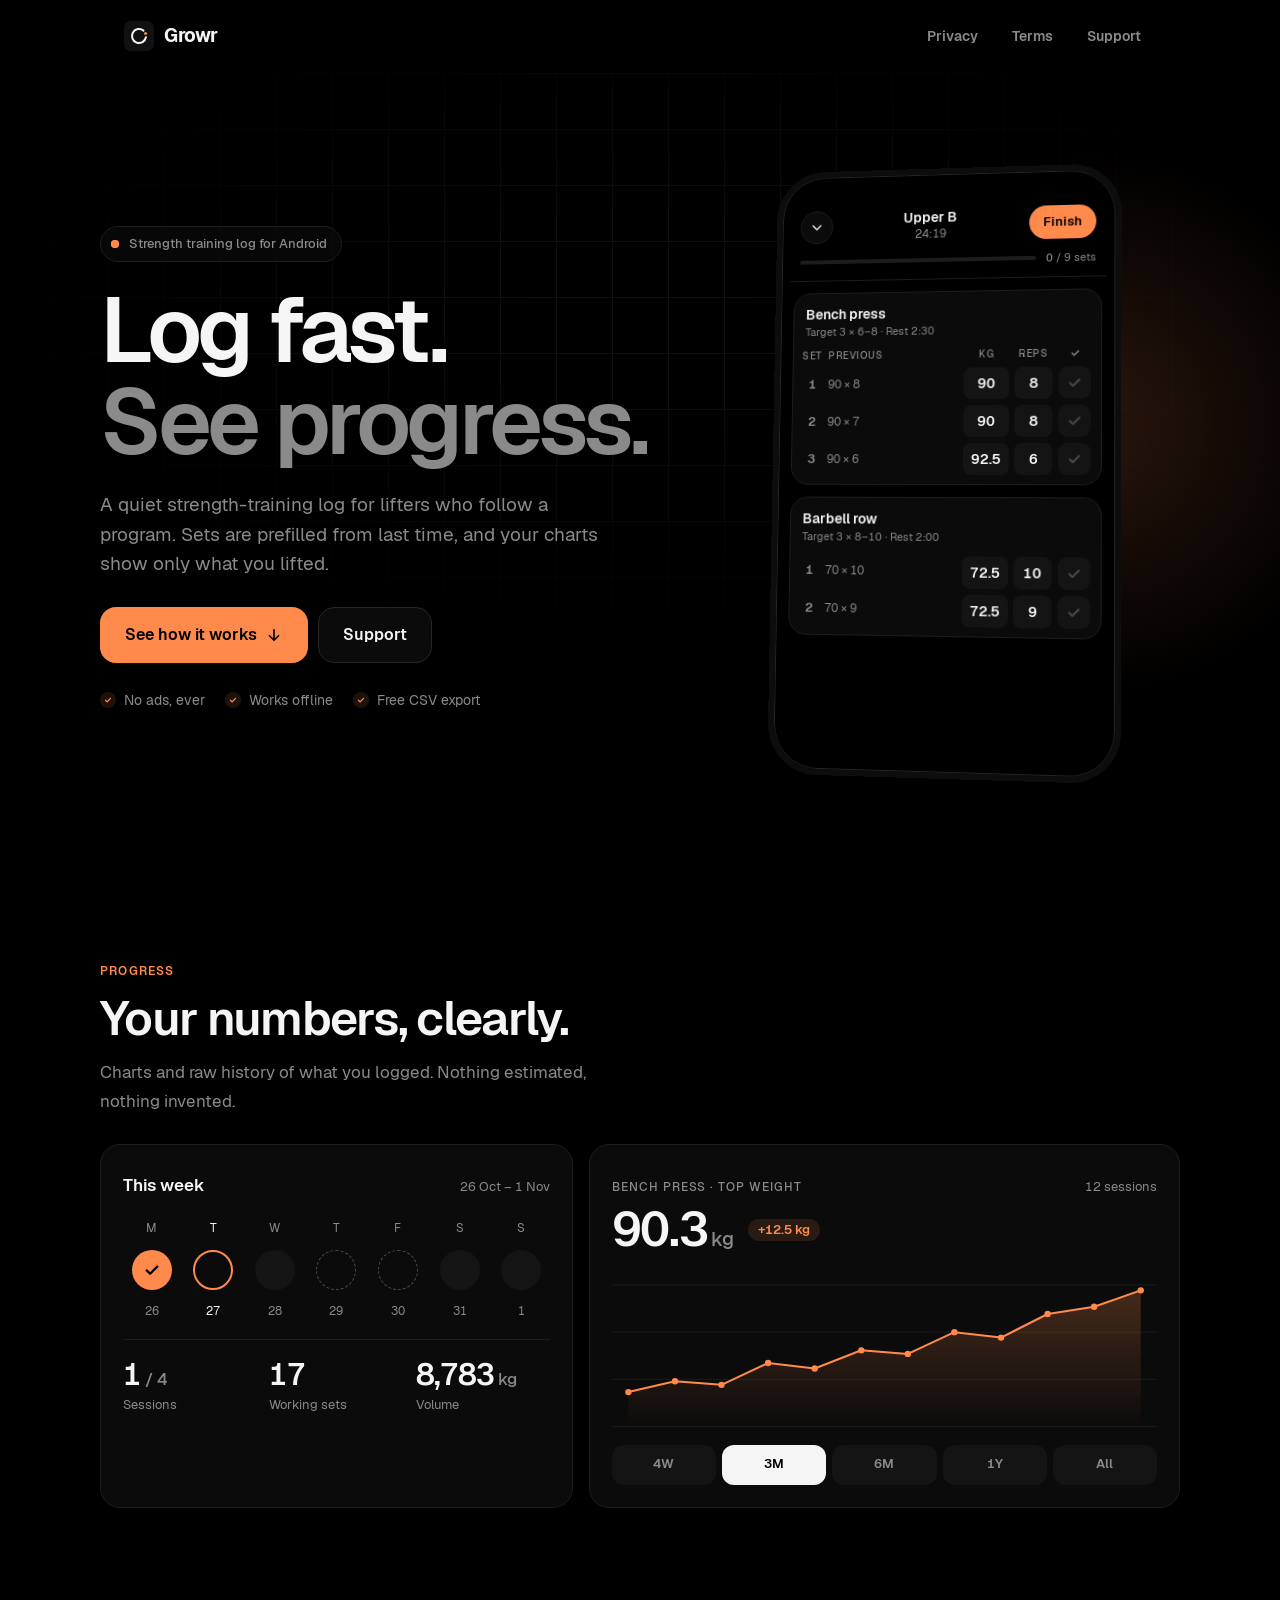
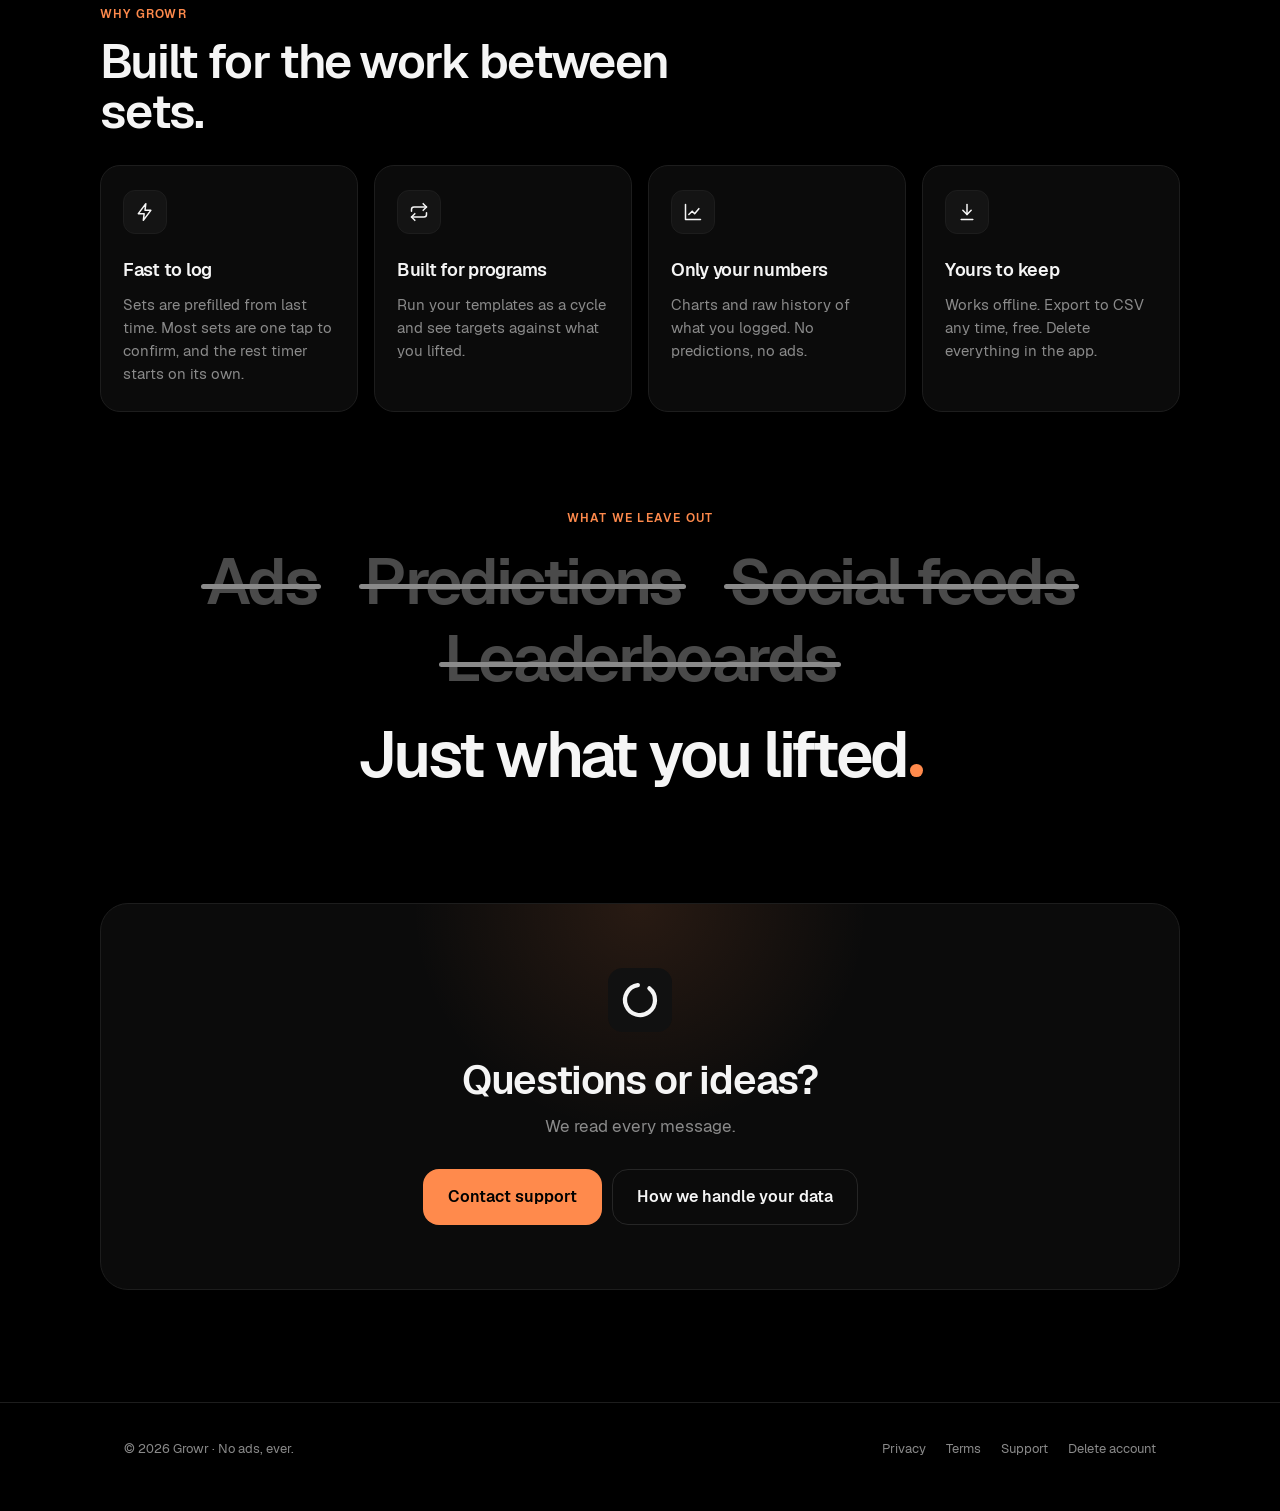
<file: index.html>
<!DOCTYPE html>
<html lang="en">
<head>
<meta charset="UTF-8">
<meta name="viewport" content="width=device-width, initial-scale=1">
<title>Growr - Strength training logger</title>
<meta name="description" content="Growr is a minimalist strength-training logger with progress charts and raw history. No ads, ever.">
<meta name="theme-color" content="#000000">
<link rel="icon" href="favicon.svg" type="image/svg+xml">
<link rel="preload" href="fonts/Geist-Regular.woff" as="font" type="font/woff" crossorigin>
<link rel="preload" href="fonts/Geist-SemiBold.woff" as="font" type="font/woff" crossorigin>
<link rel="stylesheet" href="style.css?v=4">
<script>document.documentElement.classList.add('js')</script>
</head>
<body class="is-home">
<a class="skip" href="#content">Skip to content</a>
<header class="site"><div class="bar">
<a class="brand" href="index.html" aria-label="Growr home"><svg viewBox="0 0 512 512" aria-hidden="true" data-logo-motion="intro"><rect width="512" height="512" rx="116" fill="#111111"/><path d="M333.1 164.1 A 120 120 0 1 0 374.2 276.8" fill="none" stroke="#F5F5F5" stroke-width="34" stroke-linecap="round"/><circle cx="368.8" cy="215" r="26" fill="#FF8A4C"/></svg>Growr</a>
<nav aria-label="Main"><a href="privacy.html">Privacy</a><a href="terms.html">Terms</a><a href="support.html">Support</a></nav>
</div></header>
<main id="content">

<div class="hero-wrap">
<div class="hero-bg" aria-hidden="true"><div class="grid-lines"></div><div class="glow"></div></div>
<div class="home hero">
<section class="hero-copy">
<p class="eyebrow" data-reveal><span class="pulse" aria-hidden="true"></span>Strength training log for Android</p>
<h1 class="split" aria-label="Log fast. See progress."><span class="w" aria-hidden="true">Log</span> <span class="w" aria-hidden="true">fast.</span><br><span class="w dim" aria-hidden="true">See</span> <span class="w dim" aria-hidden="true">progress.</span></h1>
<p class="lead" data-reveal style="--d:.45s">A quiet strength-training log for lifters who follow a program. Sets are prefilled from last time, and your charts show only what you lifted.</p>
<div class="actions" data-reveal style="--d:.55s"><a class="btn" href="#numbers">See how it works<svg viewBox="0 0 24 24" aria-hidden="true"><path d="M12 5v14M6 13l6 6 6-6"/></svg></a><a class="btn secondary" href="support.html">Support</a></div>
<ul class="trust" data-reveal style="--d:.65s">
<li>No ads, ever</li><li>Works offline</li><li>Free CSV export</li>
</ul>
</section>

<div class="phone-stage" data-reveal style="--d:.3s" aria-label="Example: logging a workout in Growr" role="img">
<div class="phone" aria-hidden="true">
<div class="ph-head">
<div class="ph-top"><span class="ph-round"><svg viewBox="0 0 24 24"><path d="M6 9l6 6 6-6"/></svg></span><div class="ph-title"><b>Upper B</b><span id="ph-elapsed">24:18</span></div><span class="ph-finish">Finish</span></div>
<div class="ph-progress"><div class="bar"><i id="ph-bar"></i></div><span><b id="ph-done">3</b> / 9 sets</span></div>
</div>
<div class="ph-body">
<div class="ph-card">
<div class="ph-ex"><b>Bench press</b><span>Target 3 &times; 6&ndash;8 &middot; Rest 2:30</span></div>
<div class="ph-row ph-labels"><span>Set</span><span>Previous</span><span>kg</span><span>Reps</span><span class="c"><svg viewBox="0 0 24 24"><path d="m5 12.5 4.5 4.5L19 7.5"/></svg></span></div>
<div class="ph-row set"><span class="n">1</span><span class="prev">90 &times; 8</span><span class="f">90</span><span class="f">8</span><span class="chk"><svg viewBox="0 0 24 24"><path d="m5 12.5 4.5 4.5L19 7.5"/></svg></span></div>
<div class="ph-row set"><span class="n">2</span><span class="prev">90 &times; 7</span><span class="f">90</span><span class="f">8</span><span class="chk"><svg viewBox="0 0 24 24"><path d="m5 12.5 4.5 4.5L19 7.5"/></svg></span></div>
<div class="ph-row set"><span class="n">3</span><span class="prev">90 &times; 6</span><span class="f">92.5</span><span class="f">6</span><span class="chk"><svg viewBox="0 0 24 24"><path d="m5 12.5 4.5 4.5L19 7.5"/></svg></span></div>
</div>
<div class="ph-card">
<div class="ph-ex"><b>Barbell row</b><span>Target 3 &times; 8&ndash;10 &middot; Rest 2:00</span></div>
<div class="ph-row set"><span class="n">1</span><span class="prev">70 &times; 10</span><span class="f">72.5</span><span class="f">10</span><span class="chk"><svg viewBox="0 0 24 24"><path d="m5 12.5 4.5 4.5L19 7.5"/></svg></span></div>
<div class="ph-row set"><span class="n">2</span><span class="prev">70 &times; 9</span><span class="f">72.5</span><span class="f">9</span><span class="chk"><svg viewBox="0 0 24 24"><path d="m5 12.5 4.5 4.5L19 7.5"/></svg></span></div>
</div>
</div>
<div class="ph-toast" id="ph-toast"><span class="star"><svg viewBox="0 0 24 24"><path d="M12 3.5l2.6 5.3 5.9.9-4.3 4.1 1 5.8-5.2-2.7-5.2 2.7 1-5.8L3.5 9.7l5.9-.9z"/></svg></span><span><b>New PR</b><small>Bench press &middot; 92.5 kg &times; 6</small></span></div>
<div class="ph-rest" id="ph-rest">
<div class="ph-rest-line"><i id="ph-rest-line"></i></div>
<div class="ph-rest-row"><span class="pill">&minus;15</span><span class="time"><small>Rest</small><b id="ph-rest-time">2:30</b></span><span class="pill">+15</span></div>
</div>
</div>
</div>
</div>
</div>

<div class="home">

<section class="block" id="numbers" aria-labelledby="numbers-h">
<div class="block-head" data-reveal>
<p class="kicker">Progress</p>
<h2 id="numbers-h">Your numbers, clearly.</h2>
<p class="sub">Charts and raw history of what you logged. Nothing estimated, nothing invented.</p>
</div>
<div class="showcase">
<div class="card tilt" data-reveal aria-label="Example: this week">
<div class="card-head"><span class="card-title">This week</span><span class="meta">26 Oct &ndash; 1 Nov</span></div>
<div class="week" aria-hidden="true"><span>M</span><span class="is-today">T</span><span>W</span><span>T</span><span>F</span><span>S</span><span>S</span><i class="dot done"><svg viewBox="0 0 24 24" fill="none" stroke="#000" stroke-width="3" stroke-linecap="round" stroke-linejoin="round" aria-hidden="true"><path d="m5 12.5 4.5 4.5L19 7.5"/></svg></i><i class="dot today"></i><i class="dot"></i><i class="dot plan"></i><i class="dot plan"></i><i class="dot"></i><i class="dot"></i><span>26</span><span class="is-today">27</span><span>28</span><span>29</span><span>30</span><span>31</span><span>1</span></div>
<div class="stats">
<div><div class="num"><span data-count="1">1</span><small> / 4</small></div><div class="meta">Sessions</div></div>
<div><div class="num"><span data-count="17">17</span></div><div class="meta">Working sets</div></div>
<div><div class="num"><span data-count="9000">9,000</span><small> kg</small></div><div class="meta">Volume</div></div>
</div>
</div>
<div class="card tilt chart-card" data-reveal style="--d:.1s" aria-label="Example: progress chart">
<div class="card-head"><span class="label">Bench press &middot; top weight</span><span class="meta">12 sessions</span></div>
<div class="big"><span data-count="92.5" data-decimals="1">92.5</span><small> kg</small><span class="delta">+12.5 kg</span></div>
<svg class="chart" viewBox="0 0 600 170" role="img" aria-label="Example chart: bench press top weight rising over twelve sessions"><defs><linearGradient id="g" x1="0" y1="0" x2="0" y2="1"><stop offset="0" stop-color="#FF8A4C" stop-opacity=".24"/><stop offset="1" stop-color="#FF8A4C" stop-opacity="0"/></linearGradient></defs><g class="gridl"><line x1="0" x2="600" y1="12" y2="12"/><line x1="0" x2="600" y1="64" y2="64"/><line x1="0" x2="600" y1="116" y2="116"/><line x1="0" x2="600" y1="168" y2="168"/></g><path class="area" d="M18.0,130 L69.3,118 L120.5,122 L171.8,98 L223.1,104 L274.4,84 L325.6,88 L376.9,64 L428.2,70 L479.5,44 L530.7,36 L582.0,18 L582.0,170 L18.0,170 Z" fill="url(#g)"/><polyline class="line" pathLength="1" points="18.0,130 69.3,118 120.5,122 171.8,98 223.1,104 274.4,84 325.6,88 376.9,64 428.2,70 479.5,44 530.7,36 582.0,18" fill="none" stroke="#FF8A4C" stroke-width="2.25" stroke-linejoin="round" stroke-linecap="round"/><g class="pts" fill="#FF8A4C"><circle cx="18.0" cy="130" r="3.5" style="--i:0"/><circle cx="69.3" cy="118" r="3.5" style="--i:1"/><circle cx="120.5" cy="122" r="3.5" style="--i:2"/><circle cx="171.8" cy="98" r="3.5" style="--i:3"/><circle cx="223.1" cy="104" r="3.5" style="--i:4"/><circle cx="274.4" cy="84" r="3.5" style="--i:5"/><circle cx="325.6" cy="88" r="3.5" style="--i:6"/><circle cx="376.9" cy="64" r="3.5" style="--i:7"/><circle cx="428.2" cy="70" r="3.5" style="--i:8"/><circle cx="479.5" cy="44" r="3.5" style="--i:9"/><circle cx="530.7" cy="36" r="3.5" style="--i:10"/><circle cx="582.0" cy="18" r="3.5" style="--i:11"/></g><circle class="pr-ring" cx="582.0" cy="18" r="7" fill="#FF8A4C" fill-opacity=".25"/></svg>
<div class="pills" aria-hidden="true"><span>4W</span><span class="on">3M</span><span>6M</span><span>1Y</span><span>All</span></div>
</div>
</div>
</section>

<section class="block" aria-labelledby="why">
<div class="block-head" data-reveal>
<p class="kicker">Why Growr</p>
<h2 id="why">Built for the work between sets.</h2>
</div>
<div class="bento">
<article class="feature spot" data-reveal><span class="tile"><svg viewBox="0 0 24 24" aria-hidden="true"><path d="M13 2 4 14h7l-1 8 9-12h-7z"/></svg></span><h3>Fast to log</h3><p>Sets are prefilled from last time. Most sets are one tap to confirm, and the rest timer starts on its own.</p></article>
<article class="feature spot" data-reveal style="--d:.08s"><span class="tile"><svg viewBox="0 0 24 24" aria-hidden="true"><path d="M17 2l4 4-4 4"/><path d="M3 11V9a3 3 0 0 1 3-3h15"/><path d="M7 22l-4-4 4-4"/><path d="M21 13v2a3 3 0 0 1-3 3H3"/></svg></span><h3>Built for programs</h3><p>Run your templates as a cycle and see targets against what you lifted.</p></article>
<article class="feature spot" data-reveal style="--d:.16s"><span class="tile"><svg viewBox="0 0 24 24" aria-hidden="true"><path d="M3 3v18h18"/><path d="m7 15 4-4 3 3 5-6"/></svg></span><h3>Only your numbers</h3><p>Charts and raw history of what you logged. No predictions, no ads.</p></article>
<article class="feature spot" data-reveal style="--d:.24s"><span class="tile"><svg viewBox="0 0 24 24" aria-hidden="true"><path d="M12 3v12"/><path d="m7 10 5 5 5-5"/><path d="M5 21h14"/></svg></span><h3>Yours to keep</h3><p>Works offline. Export to CSV any time, free. Delete everything in the app.</p></article>
</div>
</section>

<section class="block manifesto" aria-label="What Growr leaves out">
<p class="kicker" data-reveal>What we leave out</p>
<ul class="strike">
<li data-reveal><span>Ads</span></li>
<li data-reveal style="--d:.08s"><span>Predictions</span></li>
<li data-reveal style="--d:.16s"><span>Social feeds</span></li>
<li data-reveal style="--d:.24s"><span>Leaderboards</span></li>
</ul>
<p class="keep" data-reveal style="--d:.3s">Just what you lifted</p>
</section>

<section class="cta" data-reveal aria-labelledby="cta-h">
<svg class="cta-mark" viewBox="0 0 512 512" aria-hidden="true" data-logo-motion="view"><rect width="512" height="512" rx="116" fill="#111111"/><path d="M333.1 164.1 A 120 120 0 1 0 374.2 276.8" fill="none" stroke="#F5F5F5" stroke-width="34" stroke-linecap="round"/><circle cx="368.8" cy="215" r="26" fill="#FF8A4C"/></svg>
<h2 id="cta-h">Questions or ideas?</h2>
<p>We read every message.</p>
<div class="actions"><a class="btn" href="support.html">Contact support</a><a class="btn secondary" href="privacy.html">How we handle your data</a></div>
</section>

</div>
</main>
<footer class="site"><div class="bar">
<span>&copy; 2026 Growr &middot; No ads, ever.</span>
<nav aria-label="Footer"><a href="privacy.html">Privacy</a><a href="terms.html">Terms</a><a href="support.html">Support</a><a href="delete-account.html">Delete account</a></nav>
</div></footer>
<script src="logo-motion.js" defer></script>
<script src="home.js" defer></script>
</body>
</html>
</file>
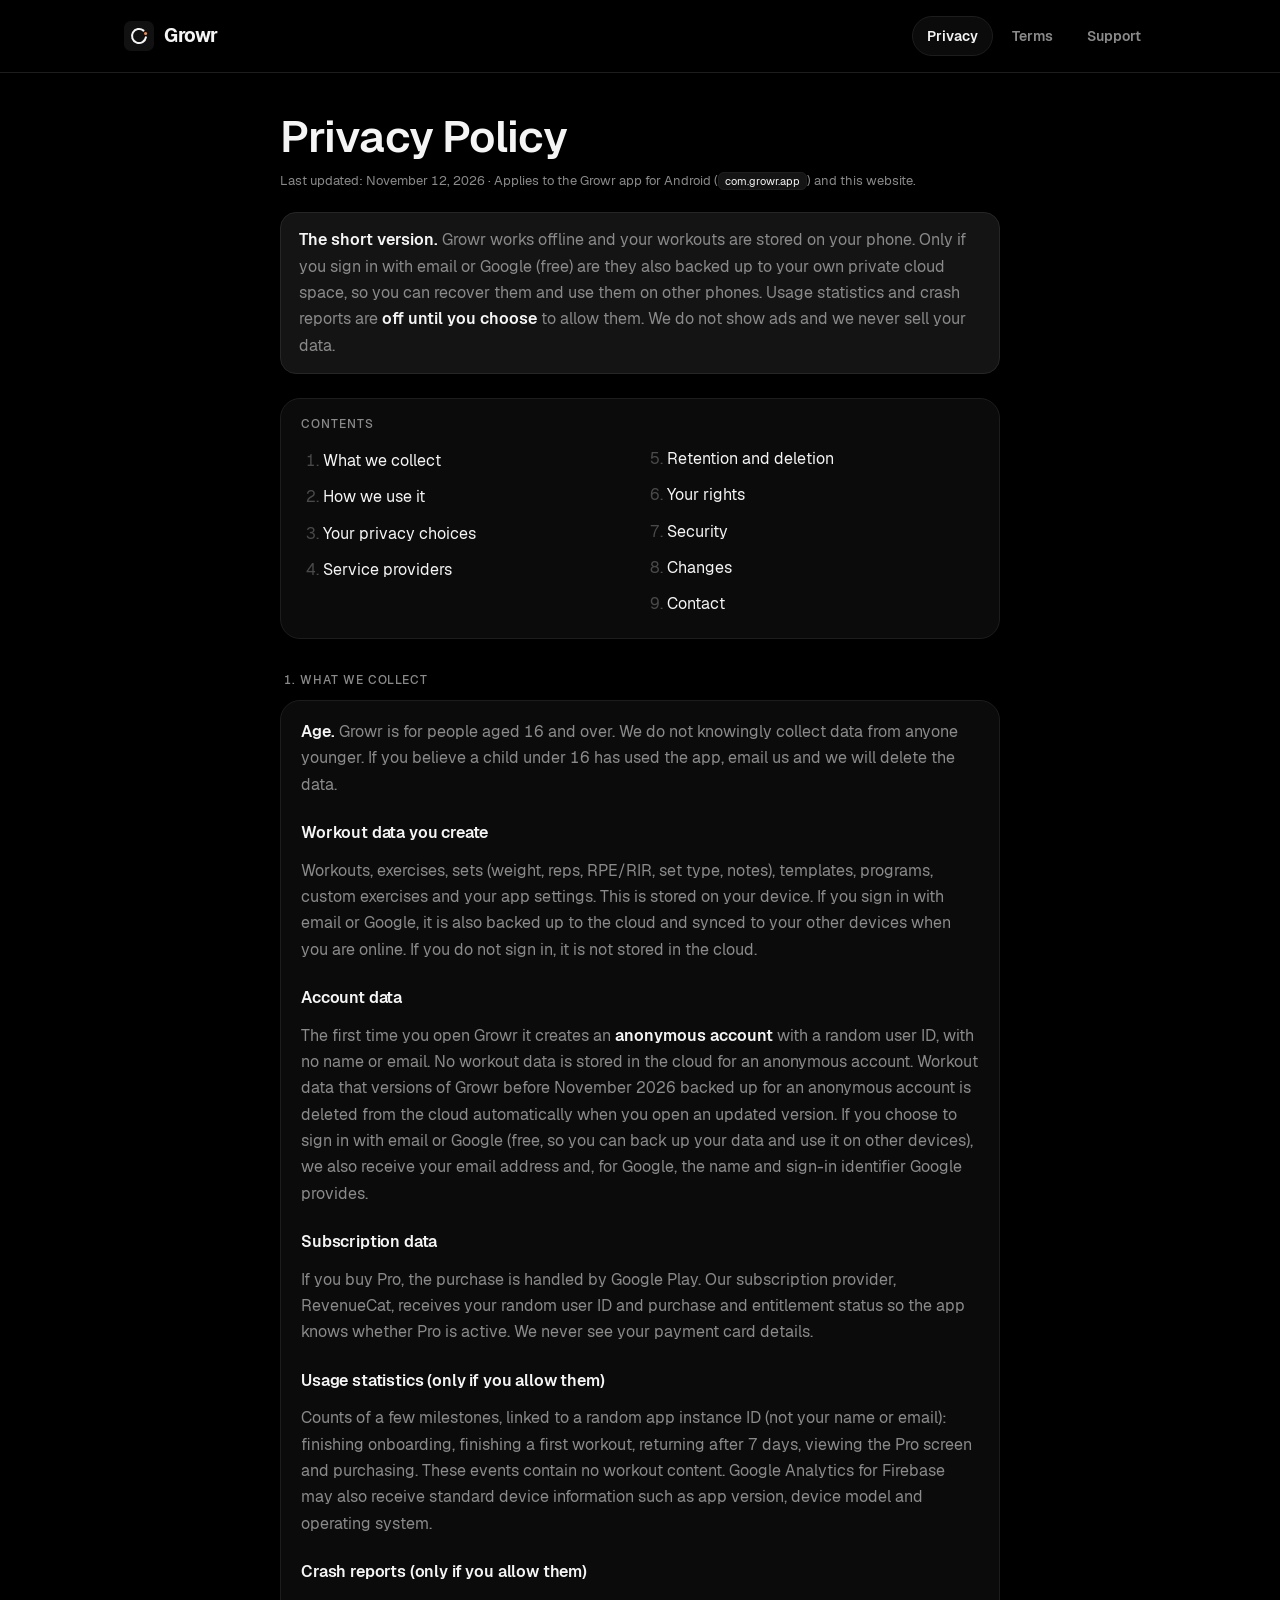
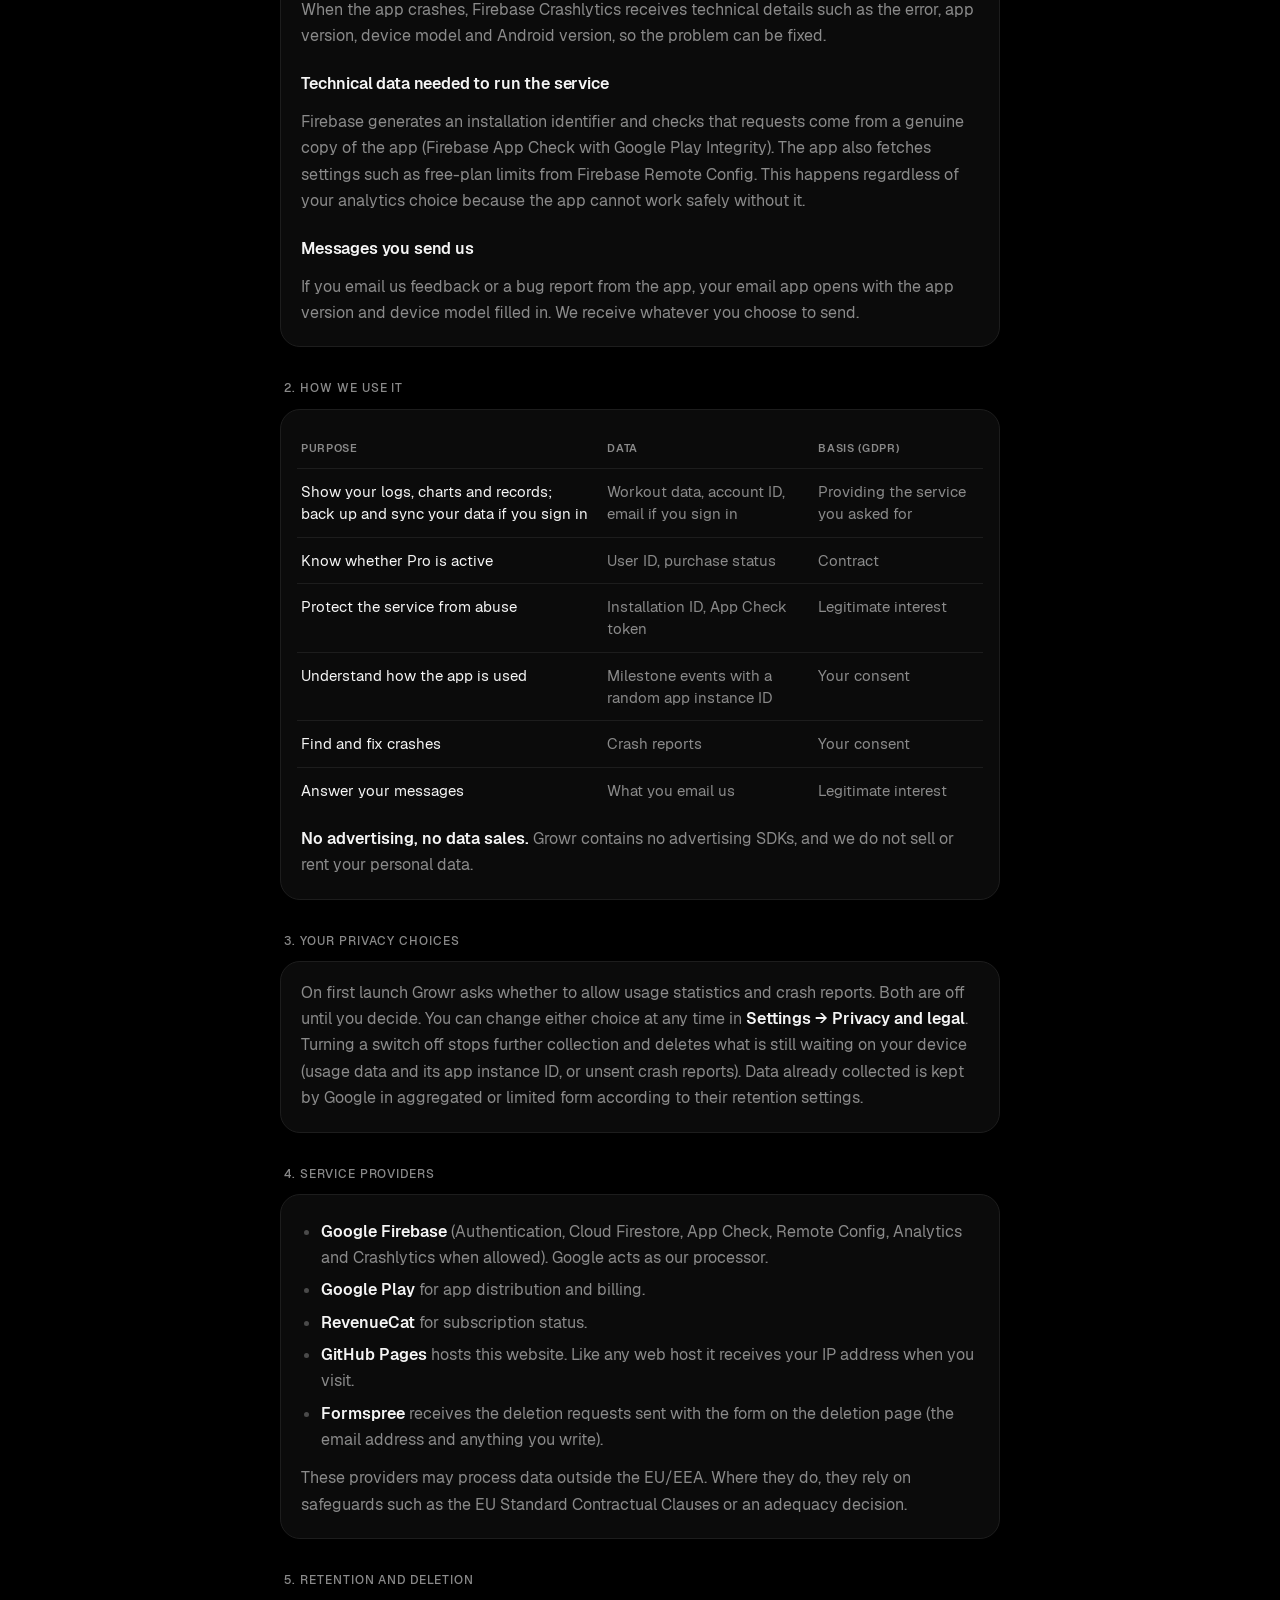
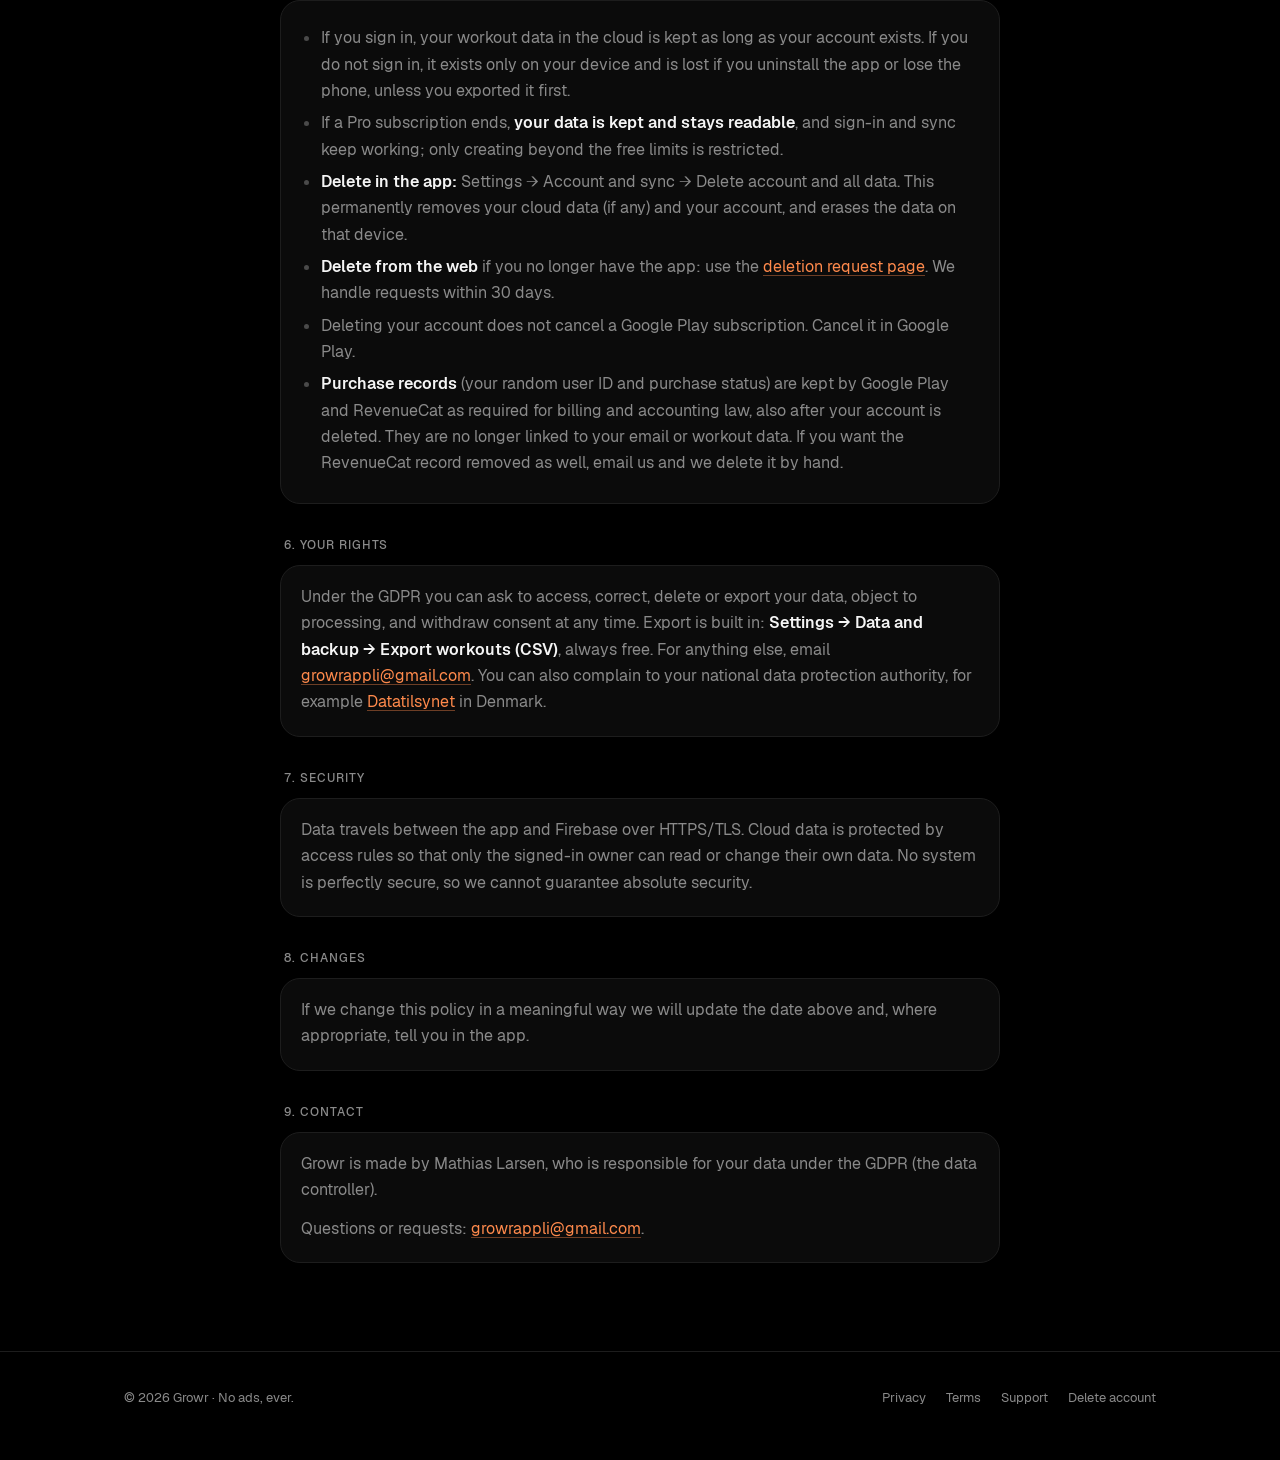
<file: privacy.html>
<!DOCTYPE html>
<html lang="en">
<head>
<meta charset="UTF-8">
<meta name="viewport" content="width=device-width, initial-scale=1">
<title>Privacy Policy - Growr</title>
<meta name="description" content="How Growr handles your workout data, account and optional analytics.">
<meta name="theme-color" content="#000000">
<link rel="icon" href="favicon.svg" type="image/svg+xml">
<link rel="preload" href="fonts/Geist-Regular.woff" as="font" type="font/woff" crossorigin>
<link rel="preload" href="fonts/Geist-SemiBold.woff" as="font" type="font/woff" crossorigin>
<link rel="stylesheet" href="style.css?v=4">
</head>
<body>
<a class="skip" href="#content">Skip to content</a>
<header class="site"><div class="bar">
<a class="brand" href="index.html" aria-label="Growr home"><svg viewBox="0 0 512 512" aria-hidden="true"><rect width="512" height="512" rx="116" fill="#111111"/><path d="M333.1 164.1 A 120 120 0 1 0 374.2 276.8" fill="none" stroke="#F5F5F5" stroke-width="34" stroke-linecap="round"/><circle cx="368.8" cy="215" r="26" fill="#FF8A4C"/></svg>Growr</a>
<nav aria-label="Main"><a href="privacy.html" aria-current="page">Privacy</a><a href="terms.html">Terms</a><a href="support.html">Support</a></nav>
</div></header>
<main id="content">

<div class="read">
<h1>Privacy Policy</h1>
<p class="meta">Last updated: November 12, 2026 &middot; Applies to the Growr app for Android (<code>com.growr.app</code>) and this website.</p>

<div class="callout"><p><strong>The short version.</strong> Growr works offline and your workouts are stored on your phone. Only if you sign in with email or Google (free) are they also backed up to your own private cloud space, so you can recover them and use them on other phones. Usage statistics and crash reports are <strong>off until you choose</strong> to allow them. We do not show ads and we never sell your data.</p></div>

<nav class="toc" aria-label="Contents"><strong>Contents</strong>
<ol>
<li><a href="#collect">What we collect</a></li>
<li><a href="#use">How we use it</a></li>
<li><a href="#choices">Your privacy choices</a></li>
<li><a href="#providers">Service providers</a></li>
<li><a href="#retention">Retention and deletion</a></li>
<li><a href="#rights">Your rights</a></li>
<li><a href="#security">Security</a></li>
<li><a href="#changes">Changes</a></li>
<li><a href="#contact">Contact</a></li>
</ol></nav>

<section class="group">
<h2 id="collect">1. What we collect</h2>
<div class="card">
<p><strong>Age.</strong> Growr is for people aged 16 and over. We do not knowingly collect data from anyone younger. If you believe a child under 16 has used the app, email us and we will delete the data.</p>
<h3>Workout data you create</h3>
<p>Workouts, exercises, sets (weight, reps, RPE/RIR, set type, notes), templates, programs, custom exercises and your app settings. This is stored on your device. If you sign in with email or Google, it is also backed up to the cloud and synced to your other devices when you are online. If you do not sign in, it is not stored in the cloud.</p>
<h3>Account data</h3>
<p>The first time you open Growr it creates an <strong>anonymous account</strong> with a random user ID, with no name or email. No workout data is stored in the cloud for an anonymous account. Workout data that versions of Growr before November 2026 backed up for an anonymous account is deleted from the cloud automatically when you open an updated version. If you choose to sign in with email or Google (free, so you can back up your data and use it on other devices), we also receive your email address and, for Google, the name and sign-in identifier Google provides.</p>
<h3>Subscription data</h3>
<p>If you buy Pro, the purchase is handled by Google Play. Our subscription provider, RevenueCat, receives your random user ID and purchase and entitlement status so the app knows whether Pro is active. We never see your payment card details.</p>
<h3>Usage statistics (only if you allow them)</h3>
<p>Counts of a few milestones, linked to a random app instance ID (not your name or email): finishing onboarding, finishing a first workout, returning after 7 days, viewing the Pro screen and purchasing. These events contain no workout content. Google Analytics for Firebase may also receive standard device information such as app version, device model and operating system.</p>
<h3>Crash reports (only if you allow them)</h3>
<p>When the app crashes, Firebase Crashlytics receives technical details such as the error, app version, device model and Android version, so the problem can be fixed.</p>
<h3>Technical data needed to run the service</h3>
<p>Firebase generates an installation identifier and checks that requests come from a genuine copy of the app (Firebase App Check with Google Play Integrity). The app also fetches settings such as free-plan limits from Firebase Remote Config. This happens regardless of your analytics choice because the app cannot work safely without it.</p>
<h3>Messages you send us</h3>
<p>If you email us feedback or a bug report from the app, your email app opens with the app version and device model filled in. We receive whatever you choose to send.</p>
</div>
</section>

<section class="group">
<h2 id="use">2. How we use it</h2>
<div class="card">
<div class="table-wrap"><table>
<thead><tr><th>Purpose</th><th>Data</th><th>Basis (GDPR)</th></tr></thead>
<tbody>
<tr><td>Show your logs, charts and records; back up and sync your data if you sign in</td><td>Workout data, account ID, email if you sign in</td><td>Providing the service you asked for</td></tr>
<tr><td>Know whether Pro is active</td><td>User ID, purchase status</td><td>Contract</td></tr>
<tr><td>Protect the service from abuse</td><td>Installation ID, App Check token</td><td>Legitimate interest</td></tr>
<tr><td>Understand how the app is used</td><td>Milestone events with a random app instance ID</td><td>Your consent</td></tr>
<tr><td>Find and fix crashes</td><td>Crash reports</td><td>Your consent</td></tr>
<tr><td>Answer your messages</td><td>What you email us</td><td>Legitimate interest</td></tr>
</tbody></table></div>
<p><strong>No advertising, no data sales.</strong> Growr contains no advertising SDKs, and we do not sell or rent your personal data.</p>
</div>
</section>

<section class="group">
<h2 id="choices">3. Your privacy choices</h2>
<div class="card">
<p>On first launch Growr asks whether to allow usage statistics and crash reports. Both are off until you decide. You can change either choice at any time in <strong>Settings &rarr; Privacy and legal</strong>. Turning a switch off stops further collection and deletes what is still waiting on your device (usage data and its app instance ID, or unsent crash reports). Data already collected is kept by Google in aggregated or limited form according to their retention settings.</p>
</div>
</section>

<section class="group">
<h2 id="providers">4. Service providers</h2>
<div class="card">
<ul>
<li><strong>Google Firebase</strong> (Authentication, Cloud Firestore, App Check, Remote Config, Analytics and Crashlytics when allowed). Google acts as our processor.</li>
<li><strong>Google Play</strong> for app distribution and billing.</li>
<li><strong>RevenueCat</strong> for subscription status.</li>
<li><strong>GitHub Pages</strong> hosts this website. Like any web host it receives your IP address when you visit.</li>
<li><strong>Formspree</strong> receives the deletion requests sent with the form on the deletion page (the email address and anything you write).</li>
</ul>
<p>These providers may process data outside the EU/EEA. Where they do, they rely on safeguards such as the EU Standard Contractual Clauses or an adequacy decision.</p>
</div>
</section>

<section class="group">
<h2 id="retention">5. Retention and deletion</h2>
<div class="card">
<ul>
<li>If you sign in, your workout data in the cloud is kept as long as your account exists. If you do not sign in, it exists only on your device and is lost if you uninstall the app or lose the phone, unless you exported it first.</li>
<li>If a Pro subscription ends, <strong>your data is kept and stays readable</strong>, and sign-in and sync keep working; only creating beyond the free limits is restricted.</li>
<li><strong>Delete in the app:</strong> Settings &rarr; Account and sync &rarr; Delete account and all data. This permanently removes your cloud data (if any) and your account, and erases the data on that device.</li>
<li><strong>Delete from the web</strong> if you no longer have the app: use the <a href="delete-account.html">deletion request page</a>. We handle requests within 30 days.</li>
<li>Deleting your account does not cancel a Google Play subscription. Cancel it in Google Play.</li>
<li><strong>Purchase records</strong> (your random user ID and purchase status) are kept by Google Play and RevenueCat as required for billing and accounting law, also after your account is deleted. They are no longer linked to your email or workout data. If you want the RevenueCat record removed as well, email us and we delete it by hand.</li>
</ul>
</div>
</section>

<section class="group">
<h2 id="rights">6. Your rights</h2>
<div class="card">
<p>Under the GDPR you can ask to access, correct, delete or export your data, object to processing, and withdraw consent at any time. Export is built in: <strong>Settings &rarr; Data and backup &rarr; Export workouts (CSV)</strong>, always free. For anything else, email <a href="mailto:growrappli@gmail.com">growrappli@gmail.com</a>. You can also complain to your national data protection authority, for example <a href="https://www.datatilsynet.dk">Datatilsynet</a> in Denmark.</p>
</div>
</section>

<section class="group">
<h2 id="security">7. Security</h2>
<div class="card">
<p>Data travels between the app and Firebase over HTTPS/TLS. Cloud data is protected by access rules so that only the signed-in owner can read or change their own data. No system is perfectly secure, so we cannot guarantee absolute security.</p>
</div>
</section>

<section class="group">
<h2 id="changes">8. Changes</h2>
<div class="card">
<p>If we change this policy in a meaningful way we will update the date above and, where appropriate, tell you in the app.</p>
</div>
</section>

<section class="group">
<h2 id="contact">9. Contact</h2>
<div class="card">
<p>Growr is made by Mathias Larsen, who is responsible for your data under the GDPR (the data controller).</p>
<p>Questions or requests: <a href="mailto:growrappli@gmail.com">growrappli@gmail.com</a>.</p>
</div>
</section>

</div>

</main>
<footer class="site"><div class="bar">
<span>&copy; 2026 Growr &middot; No ads, ever.</span>
<nav aria-label="Footer"><a href="privacy.html">Privacy</a><a href="terms.html">Terms</a><a href="support.html">Support</a><a href="delete-account.html">Delete account</a></nav>
</div></footer>
</body>
</html>
</file>
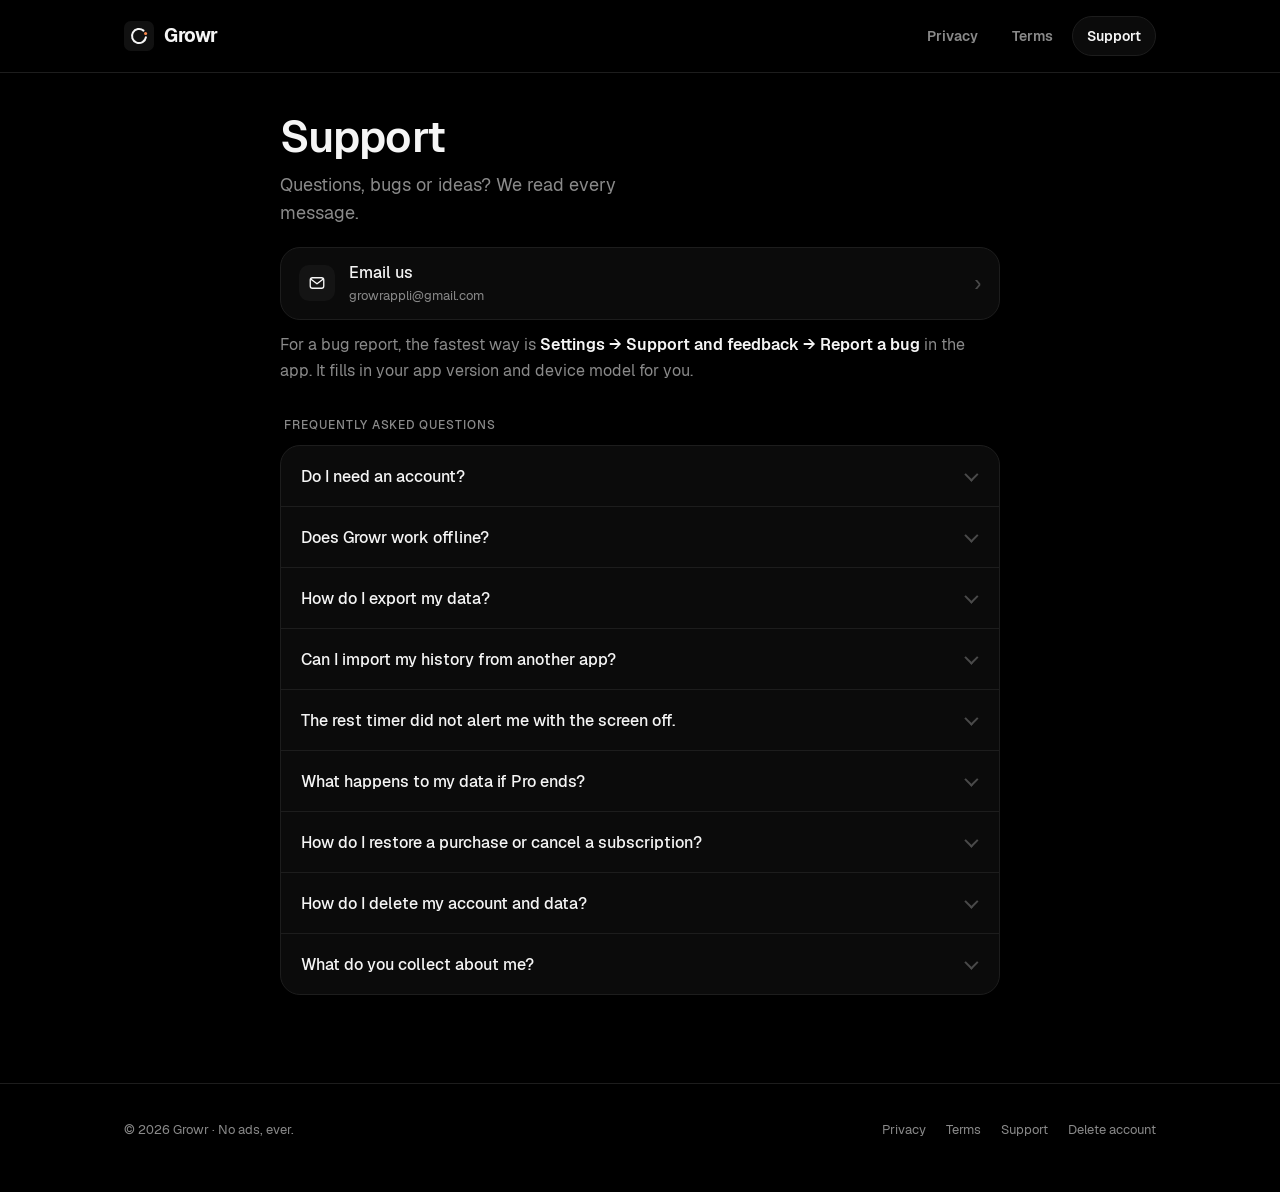
<file: support.html>
<!DOCTYPE html>
<html lang="en">
<head>
<meta charset="UTF-8">
<meta name="viewport" content="width=device-width, initial-scale=1">
<title>Support - Growr</title>
<meta name="description" content="Help, FAQ and contact details for Growr.">
<meta name="theme-color" content="#000000">
<link rel="icon" href="favicon.svg" type="image/svg+xml">
<link rel="preload" href="fonts/Geist-Regular.woff" as="font" type="font/woff" crossorigin>
<link rel="preload" href="fonts/Geist-SemiBold.woff" as="font" type="font/woff" crossorigin>
<link rel="stylesheet" href="style.css?v=4">
</head>
<body>
<a class="skip" href="#content">Skip to content</a>
<header class="site"><div class="bar">
<a class="brand" href="index.html" aria-label="Growr home"><svg viewBox="0 0 512 512" aria-hidden="true"><rect width="512" height="512" rx="116" fill="#111111"/><path d="M333.1 164.1 A 120 120 0 1 0 374.2 276.8" fill="none" stroke="#F5F5F5" stroke-width="34" stroke-linecap="round"/><circle cx="368.8" cy="215" r="26" fill="#FF8A4C"/></svg>Growr</a>
<nav aria-label="Main"><a href="privacy.html">Privacy</a><a href="terms.html">Terms</a><a href="support.html" aria-current="page">Support</a></nav>
</div></header>
<main id="content">

<div class="read">
<h1>Support</h1>
<p class="lead">Questions, bugs or ideas? We read every message.</p>
<div class="list"><a class="row" href="mailto:growrappli@gmail.com?subject=Growr%20support"><span class="tile"><svg viewBox="0 0 24 24" fill="none" stroke="#F5F5F5" stroke-width="1.8" stroke-linecap="round" stroke-linejoin="round" aria-hidden="true"><rect x="3" y="5" width="18" height="14" rx="3"/><path d="m4 7 8 6 8-6"/></svg></span><span class="text">Email us<small>growrappli@gmail.com</small></span><span class="chev" aria-hidden="true">&rsaquo;</span></a></div>
<p>For a bug report, the fastest way is <strong>Settings &rarr; Support and feedback &rarr; Report a bug</strong> in the app. It fills in your app version and device model for you.</p>

<section class="group">
<h2>Frequently asked questions</h2>
<div class="card faq">
<details><summary>Do I need an account?</summary><p>No. Without an account everything works, and your data is stored on your phone only. Signing in with email or Google is free: it backs your data up to the cloud, lets you use it on other phones and recover it after a reinstall. Without an account, export a CSV now and then to keep a copy.</p></details>

<details><summary>Does Growr work offline?</summary><p>Yes. Everything works without a connection. If you are signed in, it syncs when you are back online. Kill the app mid-workout and your draft is still there.</p></details>

<details><summary>How do I export my data?</summary><p>Settings &rarr; Data and backup &rarr; Export workouts (CSV). It is always free. You can also create a full backup file and restore it later.</p></details>

<details><summary>Can I import my history from another app?</summary><p>Yes: export your workouts as a CSV file from your old app, then go to Settings &rarr; Data and backup &rarr; Import from CSV. Exercise names that cannot be matched automatically appear on a review screen so you can pick the right exercise. Importing the same file again will not create duplicates.</p></details>

<details><summary>The rest timer did not alert me with the screen off.</summary><p>Make sure notifications are allowed for Growr and that exact alarms and battery optimisation are not blocking it (Android Settings &rarr; Apps &rarr; Growr). If it still fails, send a bug report with your phone model.</p></details>

<details><summary>What happens to my data if Pro ends?</summary><p>Nothing is deleted. You keep read access to all your data and can always export it. Only creating beyond the free limits and new cross-device sign-ins stop.</p></details>

<details><summary>How do I restore a purchase or cancel a subscription?</summary><p>Restore from the Pro screen in the app. Cancel in Google Play &rarr; Payments &amp; subscriptions &rarr; Subscriptions.</p></details>

<details><summary>How do I delete my account and data?</summary><p>In the app: Settings &rarr; Account and sync &rarr; Delete account and all data. Without the app, use the <a href="delete-account.html">web deletion page</a>.</p></details>

<details><summary>What do you collect about me?</summary><p>See the <a href="privacy.html">Privacy Policy</a>. Usage statistics and crash reports are off unless you allow them.</p></details>
</div>
</section>

</div>

</main>
<footer class="site"><div class="bar">
<span>&copy; 2026 Growr &middot; No ads, ever.</span>
<nav aria-label="Footer"><a href="privacy.html">Privacy</a><a href="terms.html">Terms</a><a href="support.html">Support</a><a href="delete-account.html">Delete account</a></nav>
</div></footer>
</body>
</html>
</file>
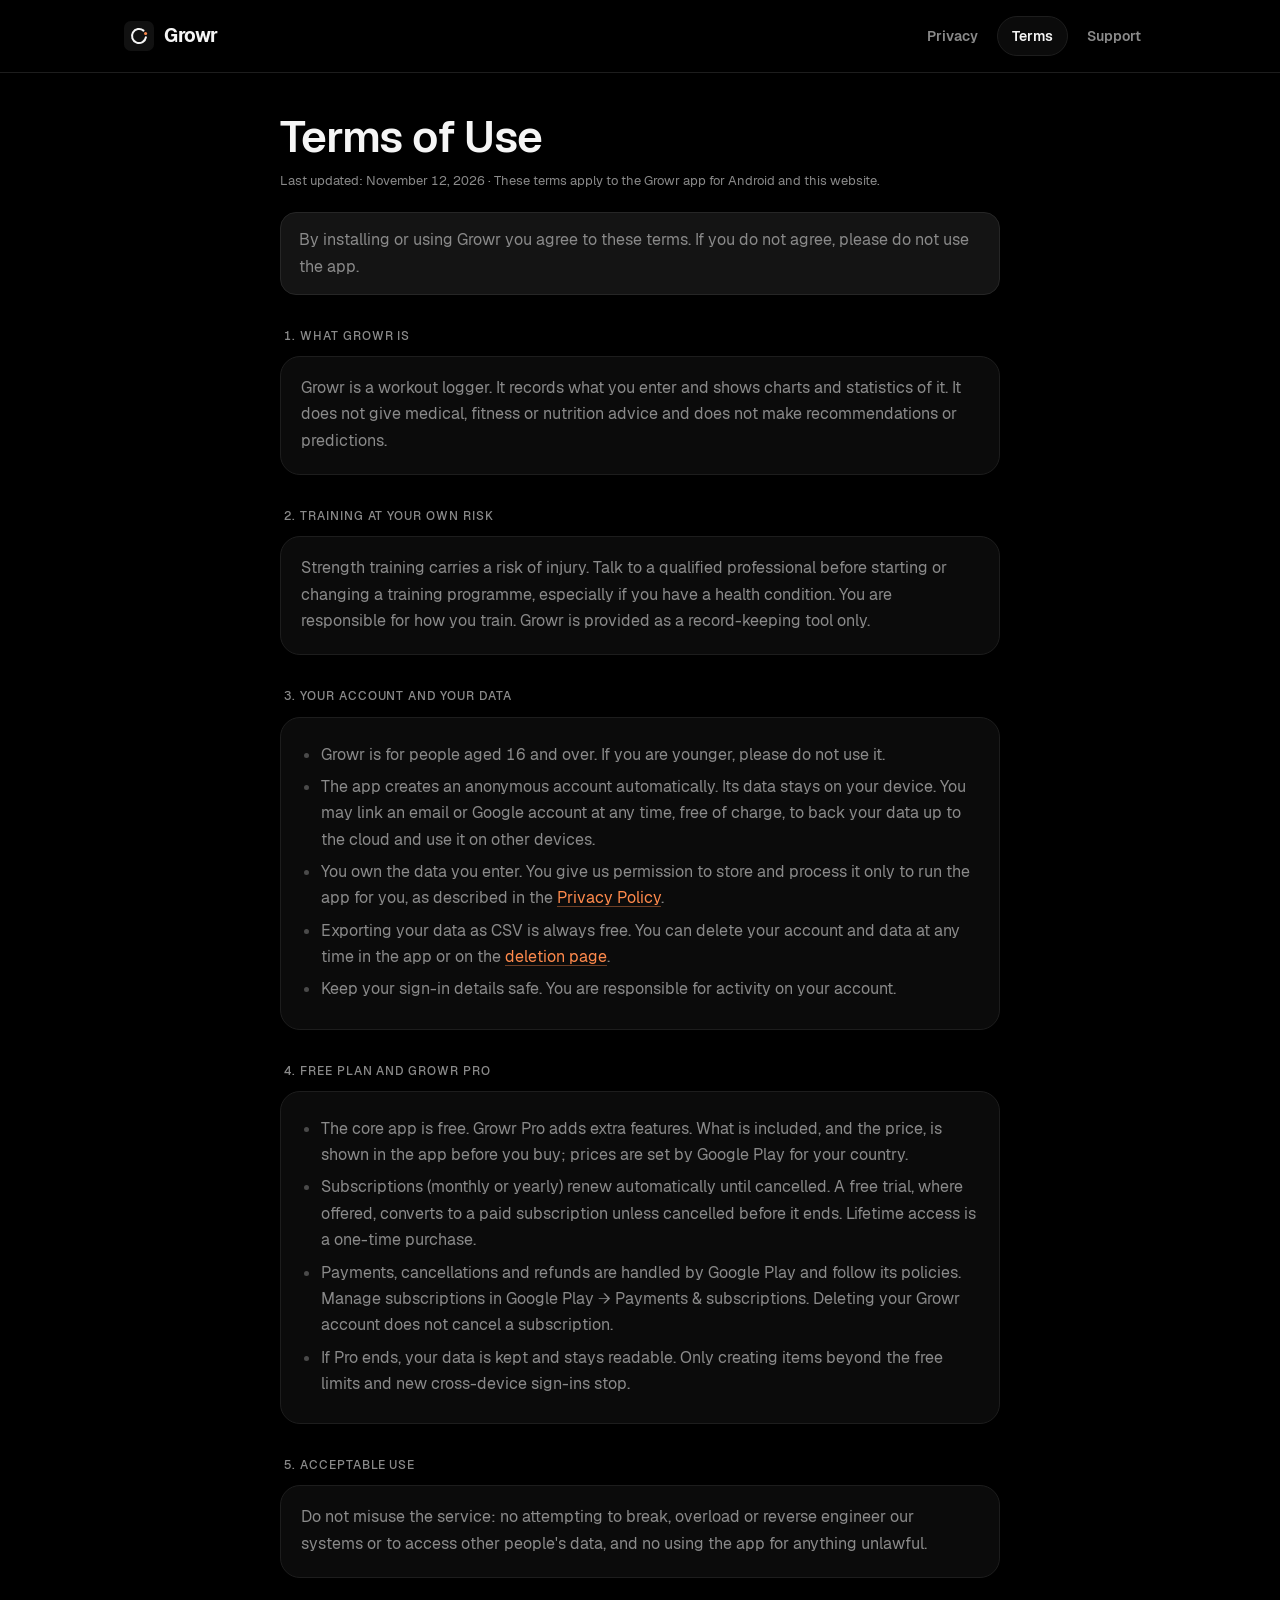
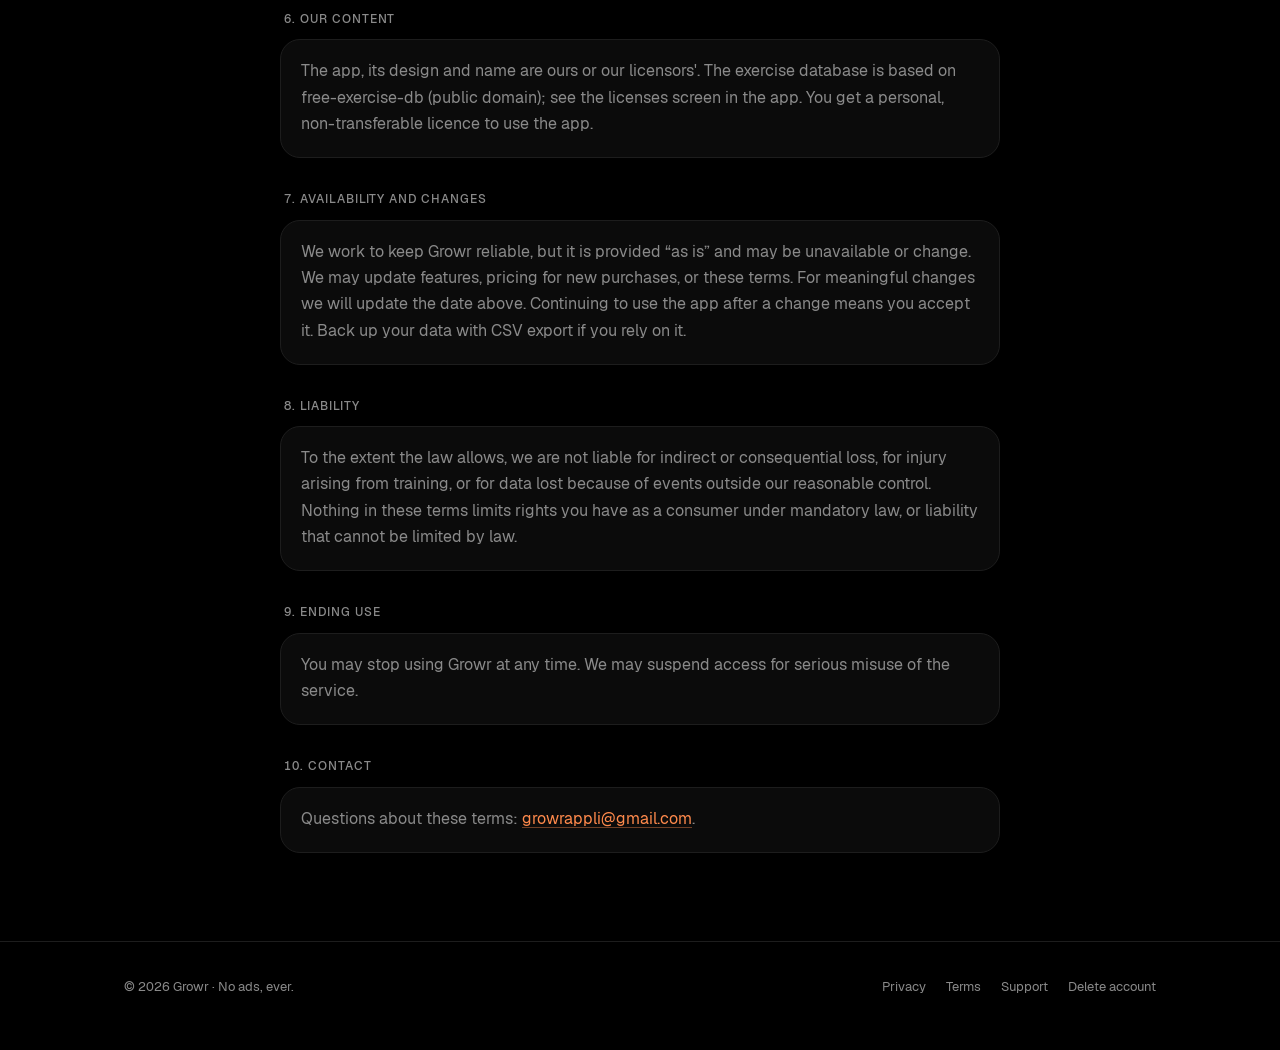
<file: terms.html>
<!DOCTYPE html>
<html lang="en">
<head>
<meta charset="UTF-8">
<meta name="viewport" content="width=device-width, initial-scale=1">
<title>Terms of Use - Growr</title>
<meta name="description" content="The terms for using the Growr app and Growr Pro.">
<meta name="theme-color" content="#000000">
<link rel="icon" href="favicon.svg" type="image/svg+xml">
<link rel="preload" href="fonts/Geist-Regular.woff" as="font" type="font/woff" crossorigin>
<link rel="preload" href="fonts/Geist-SemiBold.woff" as="font" type="font/woff" crossorigin>
<link rel="stylesheet" href="style.css?v=4">
</head>
<body>
<a class="skip" href="#content">Skip to content</a>
<header class="site"><div class="bar">
<a class="brand" href="index.html" aria-label="Growr home"><svg viewBox="0 0 512 512" aria-hidden="true"><rect width="512" height="512" rx="116" fill="#111111"/><path d="M333.1 164.1 A 120 120 0 1 0 374.2 276.8" fill="none" stroke="#F5F5F5" stroke-width="34" stroke-linecap="round"/><circle cx="368.8" cy="215" r="26" fill="#FF8A4C"/></svg>Growr</a>
<nav aria-label="Main"><a href="privacy.html">Privacy</a><a href="terms.html" aria-current="page">Terms</a><a href="support.html">Support</a></nav>
</div></header>
<main id="content">

<div class="read">
<h1>Terms of Use</h1>
<p class="meta">Last updated: November 12, 2026 &middot; These terms apply to the Growr app for Android and this website.</p>

<div class="callout"><p>By installing or using Growr you agree to these terms. If you do not agree, please do not use the app.</p></div>

<section class="group">
<h2>1. What Growr is</h2>
<div class="card">
<p>Growr is a workout logger. It records what you enter and shows charts and statistics of it. It does not give medical, fitness or nutrition advice and does not make recommendations or predictions.</p>
</div>
</section>

<section class="group">
<h2>2. Training at your own risk</h2>
<div class="card">
<p>Strength training carries a risk of injury. Talk to a qualified professional before starting or changing a training programme, especially if you have a health condition. You are responsible for how you train. Growr is provided as a record-keeping tool only.</p>
</div>
</section>

<section class="group">
<h2>3. Your account and your data</h2>
<div class="card">
<ul>
<li>Growr is for people aged 16 and over. If you are younger, please do not use it.</li>
<li>The app creates an anonymous account automatically. Its data stays on your device. You may link an email or Google account at any time, free of charge, to back your data up to the cloud and use it on other devices.</li>
<li>You own the data you enter. You give us permission to store and process it only to run the app for you, as described in the <a href="privacy.html">Privacy Policy</a>.</li>
<li>Exporting your data as CSV is always free. You can delete your account and data at any time in the app or on the <a href="delete-account.html">deletion page</a>.</li>
<li>Keep your sign-in details safe. You are responsible for activity on your account.</li>
</ul>
</div>
</section>

<section class="group">
<h2>4. Free plan and Growr Pro</h2>
<div class="card">
<ul>
<li>The core app is free. Growr Pro adds extra features. What is included, and the price, is shown in the app before you buy; prices are set by Google Play for your country.</li>
<li>Subscriptions (monthly or yearly) renew automatically until cancelled. A free trial, where offered, converts to a paid subscription unless cancelled before it ends. Lifetime access is a one-time purchase.</li>
<li>Payments, cancellations and refunds are handled by Google Play and follow its policies. Manage subscriptions in Google Play &rarr; Payments &amp; subscriptions. Deleting your Growr account does not cancel a subscription.</li>
<li>If Pro ends, your data is kept and stays readable. Only creating items beyond the free limits and new cross-device sign-ins stop.</li>
</ul>
</div>
</section>

<section class="group">
<h2>5. Acceptable use</h2>
<div class="card">
<p>Do not misuse the service: no attempting to break, overload or reverse engineer our systems or to access other people's data, and no using the app for anything unlawful.</p>
</div>
</section>

<section class="group">
<h2>6. Our content</h2>
<div class="card">
<p>The app, its design and name are ours or our licensors'. The exercise database is based on free-exercise-db (public domain); see the licenses screen in the app. You get a personal, non-transferable licence to use the app.</p>
</div>
</section>

<section class="group">
<h2>7. Availability and changes</h2>
<div class="card">
<p>We work to keep Growr reliable, but it is provided &ldquo;as is&rdquo; and may be unavailable or change. We may update features, pricing for new purchases, or these terms. For meaningful changes we will update the date above. Continuing to use the app after a change means you accept it. Back up your data with CSV export if you rely on it.</p>
</div>
</section>

<section class="group">
<h2>8. Liability</h2>
<div class="card">
<p>To the extent the law allows, we are not liable for indirect or consequential loss, for injury arising from training, or for data lost because of events outside our reasonable control. Nothing in these terms limits rights you have as a consumer under mandatory law, or liability that cannot be limited by law.</p>
</div>
</section>

<section class="group">
<h2>9. Ending use</h2>
<div class="card">
<p>You may stop using Growr at any time. We may suspend access for serious misuse of the service.</p>
</div>
</section>

<section class="group">
<h2>10. Contact</h2>
<div class="card">
<p>Questions about these terms: <a href="mailto:growrappli@gmail.com">growrappli@gmail.com</a>.</p>
</div>
</section>

</div>

</main>
<footer class="site"><div class="bar">
<span>&copy; 2026 Growr &middot; No ads, ever.</span>
<nav aria-label="Footer"><a href="privacy.html">Privacy</a><a href="terms.html">Terms</a><a href="support.html">Support</a><a href="delete-account.html">Delete account</a></nav>
</div></footer>
</body>
</html>
</file>
<file: style.css>
/* Growr site. Same tokens as the app (docs/design-handoff.md): OLED black,
   surface cards with hairline borders, one Ember accent, Geist. No shadows. */

@font-face { font-family: Geist; font-weight: 400; font-display: swap; src: url(fonts/Geist-Regular.woff) format("woff"); }
@font-face { font-family: Geist; font-weight: 500; font-display: swap; src: url(fonts/Geist-Medium.woff) format("woff"); }
@font-face { font-family: Geist; font-weight: 600; font-display: swap; src: url(fonts/Geist-SemiBold.woff) format("woff"); }
@font-face { font-family: Geist; font-weight: 700; font-display: swap; src: url(fonts/Geist-Bold.woff) format("woff"); }

:root {
  color-scheme: dark;
  --bg: #000000;
  --surface: #0b0b0b;
  --field: #141414;
  --border: #1d1d1d;
  --track: #262626;
  --last: #3a3a3a;
  --dim: #4a4a4a;
  --text: #f5f5f5;
  --muted: #8a8a8a;
  --accent: #ff8a4c;
  --on-accent: #000000;
  --accent-soft: rgba(255, 138, 76, 0.12);
  --danger: #ff7a7a;
  --danger-fill: #d93036;
  --danger-border: #3a2020;
  --r-field: 10px;
  --r-small: 12px;
  --r-button: 16px;
  --r-card: 20px;
  --gutter: 16px;
  --wrap: 1080px;
  --read: 720px;
  --ease: 180ms ease;
}
@media (min-width: 720px) { :root { --gutter: 24px; } }

* { box-sizing: border-box; -webkit-tap-highlight-color: transparent; }
html { -webkit-text-size-adjust: 100%; scroll-padding-top: 88px; scroll-behavior: smooth; }

body {
  margin: 0; background: var(--bg); color: var(--text);
  font-family: Geist, -apple-system, BlinkMacSystemFont, "Segoe UI", Roboto, Helvetica, Arial, sans-serif;
  font-size: 16px; line-height: 1.6; font-variant-numeric: tabular-nums;
  -webkit-font-smoothing: antialiased; -moz-osx-font-smoothing: grayscale;
  min-height: 100vh; display: flex; flex-direction: column;
}
main { flex: 1; width: 100%; }

a { color: inherit; text-decoration: none; }
:focus-visible { outline: 2px solid var(--accent); outline-offset: 3px; border-radius: 8px; }
.skip { position: absolute; left: -999px; top: 8px; background: var(--accent); color: var(--on-accent); padding: 10px 16px; border-radius: var(--r-small); font-weight: 600; z-index: 20; }
.skip:focus { left: 8px; }

/* ---- header / footer ------------------------------------------------------ */

header.site {
  position: sticky; top: 0; z-index: 10;
  background: rgba(0, 0, 0, 0.86); border-bottom: 1px solid var(--border);
  -webkit-backdrop-filter: saturate(140%) blur(14px); backdrop-filter: saturate(140%) blur(14px);
}
header.site .bar, footer.site .bar {
  max-width: var(--wrap); margin: 0 auto; padding: 12px var(--gutter);
  display: flex; flex-wrap: wrap; align-items: center; justify-content: space-between; gap: 8px 16px;
}
.brand { display: inline-flex; align-items: center; gap: 10px; min-height: 48px; font-weight: 700; font-size: 19px; letter-spacing: -0.02em; }
.brand svg { width: 30px; height: 30px; flex: none; }
header.site nav { display: flex; flex-wrap: wrap; gap: 4px; }
header.site nav a {
  display: inline-flex; align-items: center; min-height: 40px; padding: 0 14px; border-radius: 999px;
  font-size: 14px; font-weight: 600; color: var(--muted); border: 1px solid transparent;
  transition: color var(--ease), background-color var(--ease), border-color var(--ease);
}
header.site nav a:hover { color: var(--text); }
header.site nav a[aria-current="page"] { color: var(--text); background: var(--surface); border-color: var(--border); }
@media (max-width: 420px) { header.site nav a { padding: 0 11px; } }

footer.site { border-top: 1px solid var(--border); margin-top: 24px; }
footer.site .bar { padding-top: 24px; padding-bottom: 40px; font-size: 13px; color: var(--muted); }
footer.site nav { display: flex; flex-wrap: wrap; gap: 0 20px; }
footer.site nav a { display: inline-flex; align-items: center; min-height: 44px; }
footer.site nav a:hover { color: var(--text); }

/* ---- type ----------------------------------------------------------------- */

h1 { font-size: clamp(2rem, 6vw, 2.75rem); line-height: 1.1; letter-spacing: -0.02em; font-weight: 600; margin: 0; }
h2 { margin: 0; }
h3 { font-size: 16px; font-weight: 600; letter-spacing: -0.01em; margin: 22px 0 0; color: var(--text); }
p, li { color: var(--muted); font-size: 15.5px; line-height: 1.7; }
p { margin: 12px 0 0; }
strong { color: var(--text); font-weight: 600; }
ul, ol { padding-left: 20px; margin: 10px 0 0; }
li { margin: 6px 0; }
li::marker { color: var(--dim); }
code { color: var(--text); background: var(--field); border: 1px solid var(--border); padding: 1px 6px; border-radius: 6px; font-size: 0.86em; font-family: inherit; }
.label, .group-label {
  font-size: 12px; font-weight: 500; letter-spacing: 0.08em; text-transform: uppercase; color: var(--muted);
}
.meta { color: var(--muted); font-size: 13px; line-height: 1.6; margin: 10px 0 0; }
.lead { font-size: 18px; line-height: 1.55; color: var(--muted); margin: 14px 0 0; max-width: 34ch; }

/* ---- reading pages (privacy, terms, support, delete account) -------------- */

.read { max-width: calc(var(--read) + 2 * var(--gutter)); margin: 0 auto; padding: 40px var(--gutter) 64px; }
.read > h1 + .lead, .read > h1 + .meta { margin-top: 10px; }
.read a:not(.btn):not(.row) { color: var(--accent); text-decoration: underline; text-decoration-color: rgba(255, 138, 76, 0.4); text-underline-offset: 3px; }
.read a:not(.btn):not(.row):hover { text-decoration-color: var(--accent); }

/* A section: caps label above a surface card, like a settings group. */
.group { margin-top: 32px; }
.group > h2 { font-size: 12px; font-weight: 500; letter-spacing: 0.08em; text-transform: uppercase; color: var(--muted); padding: 0 4px 10px; }
.card {
  background: var(--surface); border: 1px solid var(--border); border-radius: var(--r-card);
  padding: 18px 20px 20px;
}
.card > :first-child { margin-top: 0; }
@media (max-width: 480px) { .card { padding: 16px 16px 18px; } }

.callout {
  background: var(--field); border: 1px solid var(--track); border-radius: var(--r-button);
  padding: 14px 18px; margin: 20px 0 0;
}
.callout p, .callout ol, .callout ul { margin-top: 6px; }
.callout > :first-child { margin-top: 0; }
.card .callout { margin-top: 16px; }

.toc { background: var(--surface); border: 1px solid var(--border); border-radius: var(--r-card); padding: 16px 20px; margin: 24px 0 0; }
.toc strong { display: block; font-size: 12px; font-weight: 500; letter-spacing: 0.08em; text-transform: uppercase; color: var(--muted); }
.toc ol { margin: 8px 0 0; padding-left: 22px; columns: 2; column-gap: 32px; }
.toc li { break-inside: avoid; margin: 2px 0; }
.read .toc a:not(.btn) { color: var(--text); text-decoration: none; display: inline-block; padding: 4px 0; }
.read .toc a:not(.btn):hover { color: var(--accent); }
@media (max-width: 560px) { .toc ol { columns: 1; } }

.table-wrap { overflow-x: auto; margin: 4px -4px 0; }
table { width: 100%; border-collapse: collapse; font-size: 14.5px; }
th, td { text-align: left; padding: 12px 14px 12px 4px; border-bottom: 1px solid var(--border); vertical-align: top; color: var(--muted); line-height: 1.5; }
tr:last-child td { border-bottom: 0; }
th { color: var(--muted); font-size: 11px; font-weight: 600; letter-spacing: 0.06em; text-transform: uppercase; }
td:first-child { color: var(--text); }

/* Settings-style rows (support email). */
.list { background: var(--surface); border: 1px solid var(--border); border-radius: var(--r-card); margin-top: 20px; overflow: hidden; }
.list a, .list .row {
  display: flex; align-items: center; gap: 14px; min-height: 64px; padding: 12px 18px;
  color: var(--text); border-top: 1px solid var(--border); transition: background-color var(--ease);
}
.list > :first-child { border-top: 0; }
.list a:hover { background: var(--field); }
.list .tile { flex: none; width: 36px; height: 36px; border-radius: var(--r-field); background: var(--field); display: grid; place-items: center; }
.list .tile svg { width: 18px; height: 18px; }
.list .text { flex: 1; font-weight: 500; }
.list small { display: block; color: var(--muted); font-size: 13px; font-weight: 400; }
.list .chev { color: var(--dim); font-size: 22px; line-height: 1; }

/* FAQ: rows in one card. */
.faq { padding: 0; overflow: hidden; }
details { border-top: 1px solid var(--border); }
details:first-child { border-top: 0; }
summary {
  cursor: pointer; list-style: none; display: flex; justify-content: space-between; align-items: center; gap: 16px;
  min-height: 60px; padding: 14px 20px; font-weight: 500; color: var(--text); transition: background-color var(--ease);
}
summary:hover { background: var(--field); }
summary::-webkit-details-marker { display: none; }
summary::after {
  content: ""; flex: none; width: 8px; height: 8px; margin-right: 4px;
  border-right: 2px solid var(--dim); border-bottom: 2px solid var(--dim); transform: rotate(45deg) translateY(-2px);
  transition: transform var(--ease);
}
details[open] summary::after { transform: rotate(225deg) translateY(-2px); }
details p { margin: 0; padding: 0 20px 18px; }

/* ---- controls ------------------------------------------------------------- */

.btn {
  display: inline-flex; align-items: center; justify-content: center; gap: 8px; min-height: 56px; padding: 0 24px;
  border-radius: var(--r-button); background: var(--accent); color: var(--on-accent);
  font: 600 16px/1 Geist, -apple-system, BlinkMacSystemFont, "Segoe UI", Roboto, sans-serif;
  border: 1px solid transparent; cursor: pointer; transition: opacity var(--ease), border-color var(--ease), background-color var(--ease);
}
.btn:hover { opacity: 0.9; }
.btn:disabled { opacity: 0.5; cursor: default; }
.btn.secondary { background: var(--surface); color: var(--text); border-color: var(--track); }
.btn.secondary:hover { opacity: 1; border-color: var(--dim); }
.btn.danger { background: var(--danger-fill); color: #fff; }
.actions { display: flex; flex-wrap: wrap; gap: 10px; margin-top: 28px; }
@media (max-width: 480px) { .actions .btn { flex: 1 1 100%; } }

/* ---- form (deletion request) ---------------------------------------------- */

form { margin-top: 18px; }
.form-group { margin-bottom: 16px; }
label { display: block; margin-bottom: 6px; font-weight: 500; font-size: 13px; color: var(--text); }
input[type="email"], input[type="text"], textarea {
  width: 100%; min-height: 48px; padding: 12px 14px; border-radius: var(--r-field);
  border: 1px solid var(--border); background: var(--field); color: var(--text); font: 400 16px/1.5 inherit; font-family: inherit;
  transition: border-color var(--ease);
}
textarea { resize: vertical; }
::placeholder { color: var(--dim); }
input:focus, textarea:focus { border-color: var(--accent); outline: none; }
input[aria-invalid="true"], textarea[aria-invalid="true"] { border-color: var(--danger); }
/* Formspree's script injects its own light banner styles; the `body` prefix
   outranks them so the messages keep the app's colors. */
body [data-fs-error] { display: none; color: var(--danger); font-size: 13px; margin-top: 4px; }
body [data-fs-error][data-fs-active] { display: block; color: var(--danger); }
body [data-fs-success] { display: none; }
body [data-fs-success][data-fs-active] {
  display: block; background: var(--field); border: 1px solid rgba(255, 138, 76, 0.4); color: var(--text);
  border-radius: var(--r-button); padding: 14px 18px; margin: 16px 0 0; font-size: 15px; font-weight: 500;
}
body .form-error-banner[data-fs-active] {
  display: block; background: var(--field); border: 1px solid var(--danger-border); color: var(--danger);
  border-radius: var(--r-button); padding: 14px 18px; margin: 16px 0 0; font-size: 15px;
}
body [data-fs-field][aria-invalid="true"] { border-color: var(--danger); }
.hp { position: absolute; left: -9999px; height: 0; overflow: hidden; }

/* ---- motion helpers (all pages) ------------------------------------------- */

:root { --out: cubic-bezier(.22, 1, .36, 1); --spring: cubic-bezier(.34, 1.56, .64, 1); }
header.site { transition: background-color 240ms ease, border-color 240ms ease; }
.is-home header.site { background: rgba(0, 0, 0, 0.5); border-bottom-color: transparent; }
.is-home header.site.scrolled { background: rgba(0, 0, 0, 0.82); border-bottom-color: var(--border); }
.btn { transition: opacity var(--ease), border-color var(--ease), background-color var(--ease), transform 160ms var(--out); }
.btn:active { transform: scale(.97); }
.btn svg { width: 18px; height: 18px; fill: none; stroke: currentColor; stroke-width: 2.2; stroke-linecap: round; stroke-linejoin: round; transition: transform 200ms var(--out); }
.btn:hover svg { transform: translateY(2px); }
.read { animation: page-in 520ms var(--out) both; }
@keyframes page-in { from { opacity: 0; transform: translateY(10px); } }
.list a .chev { transition: transform 200ms var(--out), color var(--ease); }
.list a:hover .chev { transform: translateX(3px); color: var(--muted); }

/* Reveal: hidden only once JS has marked the page, so no-JS shows everything. */
.js [data-reveal] { opacity: 0; transform: translateY(18px); filter: blur(6px); transition: opacity 700ms var(--out) var(--d, 0s), transform 700ms var(--out) var(--d, 0s), filter 700ms var(--out) var(--d, 0s); }
.js [data-reveal].in { opacity: 1; transform: none; filter: none; }

/* ---- home: hero ----------------------------------------------------------- */

.home { max-width: calc(var(--wrap) + 2 * var(--gutter)); margin: 0 auto; padding: 0 var(--gutter); }
.hero-wrap { position: relative; overflow: hidden; }
.hero-bg { position: absolute; inset: 0; pointer-events: none; }
.grid-lines {
  position: absolute; inset: 0;
  background-image: linear-gradient(var(--border) 1px, transparent 1px), linear-gradient(90deg, var(--border) 1px, transparent 1px);
  background-size: 56px 56px; background-position: center top;
  -webkit-mask-image: radial-gradient(ellipse 70% 60% at 50% 30%, #000 10%, transparent 75%);
  mask-image: radial-gradient(ellipse 70% 60% at 50% 30%, #000 10%, transparent 75%);
  opacity: .55;
}
.glow {
  position: absolute; width: 620px; height: 620px; right: -120px; top: 40px; border-radius: 50%;
  background: radial-gradient(circle, rgba(255, 138, 76, .16), rgba(255, 138, 76, 0) 62%);
  animation: drift 14s ease-in-out infinite alternate;
}
@keyframes drift { to { transform: translate(-60px, 50px) scale(1.08); } }

.hero { display: grid; gap: 48px; align-items: center; padding-top: clamp(40px, 8vw, 96px); padding-bottom: clamp(48px, 8vw, 96px); position: relative; }
@media (min-width: 900px) { .hero { grid-template-columns: 1.1fr .9fr; gap: 32px; } }
.eyebrow {
  display: inline-flex; align-items: center; gap: 10px; margin: 0 0 22px; padding: 6px 14px 6px 10px;
  border: 1px solid var(--border); border-radius: 999px; background: rgba(11, 11, 11, .7);
  font-size: 13px; font-weight: 500; color: var(--muted);
}
.pulse { position: relative; width: 8px; height: 8px; border-radius: 50%; background: var(--accent); }
.pulse::after { content: ""; position: absolute; inset: 0; border-radius: 50%; background: var(--accent); animation: ping 2.2s var(--out) infinite; }
@keyframes ping { 0% { transform: scale(1); opacity: .7; } 80%, 100% { transform: scale(3); opacity: 0; } }

.hero h1 { font-size: clamp(3rem, 9vw, 5.75rem); line-height: 1; letter-spacing: -0.045em; max-width: 12ch; }
.hero h1 .dim { color: var(--muted); }
.split .w { display: inline-block; }
.js .split .w { opacity: 0; transform: translateY(40%); filter: blur(10px); transition: opacity 800ms var(--out), transform 800ms var(--out), filter 800ms var(--out); }
.js .split.in .w { opacity: 1; transform: none; filter: none; }
.js .split.in .w:nth-of-type(2) { transition-delay: .07s; }
.js .split.in .w:nth-of-type(3) { transition-delay: .18s; }
.js .split.in .w:nth-of-type(4) { transition-delay: .25s; }
.hero .lead { font-size: clamp(17px, 2vw, 19px); max-width: 40ch; margin-top: 22px; }
.trust { list-style: none; padding: 0; margin: 26px 0 0; display: flex; flex-wrap: wrap; gap: 8px 20px; }
.trust li { margin: 0; font-size: 13.5px; color: var(--muted); display: inline-flex; align-items: center; gap: 8px; }
.trust li::before { content: ""; width: 16px; height: 16px; flex: none; border-radius: 50%; background: var(--accent-soft) url("data:image/svg+xml,%3Csvg xmlns='http://www.w3.org/2000/svg' viewBox='0 0 24 24' fill='none' stroke='%23FF8A4C' stroke-width='3.2' stroke-linecap='round' stroke-linejoin='round'%3E%3Cpath d='m6 12.5 4 4L18 8'/%3E%3C/svg%3E") center / 10px no-repeat; }

/* ---- home: phone demo ----------------------------------------------------- */

.phone-stage { display: flex; justify-content: center; perspective: 1400px; }
.phone {
  position: relative; width: min(340px, 100%); height: 600px; border-radius: 44px; overflow: hidden;
  background: var(--bg); border: 1px solid var(--track); padding: 8px;
  outline: 6px solid #0d0d0d; outline-offset: 0;
  transform: rotateY(-8deg) rotateX(4deg); transition: transform 900ms var(--out);
  font-size: 13px; line-height: 1.3;
}
.phone-stage:hover .phone { transform: rotateY(0) rotateX(0); }
@media (max-width: 899px) { .phone { transform: none; height: 560px; } }
.phone svg { fill: none; stroke: currentColor; stroke-width: 2; stroke-linecap: round; stroke-linejoin: round; }
.ph-head { padding: 26px 10px 12px; border-bottom: 1px solid var(--border); }
.ph-top { display: flex; align-items: center; justify-content: space-between; }
.ph-round { width: 34px; height: 34px; border-radius: 50%; border: 1px solid var(--border); background: var(--surface); display: grid; place-items: center; color: var(--text); }
.ph-round svg { width: 16px; height: 16px; }
.ph-title { display: flex; flex-direction: column; align-items: center; }
.ph-title b { font-size: 14px; font-weight: 600; }
.ph-title span { font-size: 11.5px; color: var(--muted); }
.ph-finish { height: 34px; padding: 0 14px; border-radius: 17px; background: var(--accent); color: var(--on-accent); font-weight: 600; display: grid; place-items: center; }
.ph-progress { display: flex; align-items: center; gap: 10px; margin-top: 12px; font-size: 11px; color: var(--muted); }
.ph-progress b { font-weight: 500; color: var(--muted); }
.ph-progress .bar { flex: 1; height: 4px; border-radius: 2px; background: var(--border); overflow: hidden; }
.ph-progress .bar i { display: block; height: 100%; background: var(--text); border-radius: 2px; transform-origin: left; transform: scaleX(.33); transition: transform 500ms var(--out); }
.ph-body { padding: 12px 4px; display: flex; flex-direction: column; gap: 12px; }
.ph-card { background: var(--surface); border: 1px solid var(--border); border-radius: 18px; padding: 12px 6px 6px; }
.ph-ex { display: flex; flex-direction: column; gap: 2px; padding: 0 6px 8px; }
.ph-ex b { font-size: 14px; font-weight: 600; }
.ph-ex span { font-size: 11px; color: var(--muted); }
.ph-row { display: grid; grid-template-columns: 22px minmax(0, 1fr) 46px 38px 34px; gap: 5px; align-items: center; padding: 3px; border-radius: 10px; transition: background-color 300ms ease; }
.ph-labels { font-size: 9.5px; font-weight: 500; letter-spacing: .06em; text-transform: uppercase; color: var(--muted); }
.ph-labels span:nth-child(n+3) { text-align: center; }
.ph-labels .c svg { width: 11px; height: 11px; stroke-width: 3; vertical-align: -1px; }
.ph-row .n { text-align: center; font-weight: 600; color: var(--muted); }
.ph-row .prev { font-size: 11.5px; color: var(--muted); white-space: nowrap; overflow: hidden; text-overflow: ellipsis; }
.ph-row .f { height: 32px; border-radius: 8px; background: var(--field); display: grid; place-items: center; font-size: 14px; font-weight: 600; transition: background-color 300ms ease; }
.ph-row .chk { width: 32px; height: 32px; justify-self: center; border-radius: 9px; background: var(--field); display: grid; place-items: center; color: var(--dim); transition: background-color 220ms ease, color 220ms ease; }
.ph-row .chk svg { width: 16px; height: 16px; stroke-width: 3; }
.ph-row.done { background: var(--accent-soft); }
.ph-row.done .f { background: transparent; }
.ph-row.done .chk { background: var(--accent); color: var(--on-accent); animation: pop 380ms var(--spring); }
.ph-row.done .chk svg path { stroke-dasharray: 24; stroke-dashoffset: 24; animation: tick 300ms 80ms var(--out) forwards; }
@keyframes pop { 0% { transform: scale(.7); } 100% { transform: scale(1); } }
@keyframes tick { to { stroke-dashoffset: 0; } }

.ph-rest {
  position: absolute; left: 14px; right: 14px; bottom: 14px; border-radius: 18px; overflow: hidden;
  background: var(--field); border: 1px solid var(--track);
  transform: translateY(130%); transition: transform 500ms var(--out);
}
.ph-rest.on { transform: none; }
.ph-rest-line { height: 3px; background: var(--track); }
.ph-rest-line i { display: block; height: 100%; background: var(--accent); transform-origin: left; }
.ph-rest-row { display: flex; align-items: center; justify-content: space-between; padding: 10px 12px; }
.ph-rest .pill { height: 32px; min-width: 50px; padding: 0 10px; border-radius: 12px; background: var(--surface); border: 1px solid var(--border); display: grid; place-items: center; font-weight: 600; color: var(--muted); }
.ph-rest .time { display: flex; flex-direction: column; align-items: center; }
.ph-rest .time small { font-size: 10px; letter-spacing: .08em; text-transform: uppercase; color: var(--muted); }
.ph-rest .time b { font-size: 22px; font-weight: 600; letter-spacing: -0.02em; }

.ph-toast {
  position: absolute; left: 14px; right: 14px; top: 14px; z-index: 2; display: flex; align-items: center; gap: 12px;
  padding: 12px 14px; border-radius: 18px; background: var(--field); border: 1px solid rgba(255, 138, 76, .45);
  transform: translateY(-140%) scale(.96); opacity: 0; transition: transform 520ms var(--spring), opacity 300ms ease;
}
.ph-toast.on { transform: none; opacity: 1; }
.ph-toast .star { width: 34px; height: 34px; flex: none; border-radius: 10px; background: var(--accent); color: var(--on-accent); display: grid; place-items: center; }
.ph-toast .star svg { width: 18px; height: 18px; fill: currentColor; stroke: none; }
.ph-toast b { display: block; font-size: 14px; font-weight: 600; }
.ph-toast small { font-size: 12px; color: var(--muted); }

/* ---- home: sections ------------------------------------------------------- */

.block { padding: clamp(48px, 8vw, 96px) 0 0; }
.block-head { max-width: 640px; margin-bottom: 28px; }
.kicker { margin: 0 0 12px; font-size: 12px; font-weight: 600; letter-spacing: .1em; text-transform: uppercase; color: var(--accent); }
.block h2 { font-size: clamp(30px, 5vw, 48px); font-weight: 600; line-height: 1.05; letter-spacing: -0.035em; }
.block .sub { font-size: 17px; margin-top: 14px; max-width: 46ch; }

.showcase { display: grid; gap: 16px; grid-template-columns: 1fr; perspective: 1600px; }
@media (min-width: 880px) { .showcase { grid-template-columns: 1fr 1.25fr; } }
.showcase .card { padding: 22px; }
.card.tilt { transform: rotateX(var(--rx, 0deg)) rotateY(var(--ry, 0deg)); transition: opacity 700ms var(--out) var(--d, 0s), filter 700ms var(--out) var(--d, 0s), transform 400ms var(--out), border-color 300ms ease; }
.card.tilt:hover { border-color: var(--track); }
.js .card.tilt[data-reveal]:not(.in) { transform: translateY(18px); }
.card-head { display: flex; justify-content: space-between; align-items: baseline; gap: 12px; flex-wrap: wrap; }
.card-title { font-size: 17px; font-weight: 600; letter-spacing: -0.01em; }

.week { display: grid; grid-template-columns: repeat(7, 1fr); gap: 4px; margin-top: 20px; text-align: center; }
.week span { font-size: 12px; color: var(--muted); }
.week .dot {
  justify-self: center; width: min(40px, 10vw); aspect-ratio: 1; border-radius: 50%; margin: 8px 0;
  background: var(--field); display: grid; place-items: center;
  transition: transform 500ms var(--spring), opacity 300ms ease;
}
.week .done { background: var(--accent); }
.week .done svg { width: 45%; height: 45%; }
.week .today { background: transparent; border: 2px solid var(--accent); animation: ring 2.4s ease-in-out infinite; }
.week .plan { background: transparent; border: 1.5px dashed var(--dim); }
.week .is-today { color: var(--text); }
@keyframes ring { 50% { border-color: rgba(255, 138, 76, .4); } }
.js .card:not(.in) .week .dot { transform: scale(.4); opacity: 0; }
.card.in .week .dot:nth-of-type(1) { transition-delay: .2s; }
.card.in .week .dot:nth-of-type(2) { transition-delay: .26s; }
.card.in .week .dot:nth-of-type(3) { transition-delay: .32s; }
.card.in .week .dot:nth-of-type(4) { transition-delay: .38s; }
.card.in .week .dot:nth-of-type(5) { transition-delay: .44s; }
.card.in .week .dot:nth-of-type(6) { transition-delay: .5s; }
.card.in .week .dot:nth-of-type(7) { transition-delay: .56s; }
.stats { display: grid; grid-template-columns: repeat(3, 1fr); gap: 12px; margin-top: 18px; padding-top: 18px; border-top: 1px solid var(--border); }
.num { font-size: clamp(24px, 4vw, 30px); font-weight: 600; letter-spacing: -0.03em; line-height: 1.15; }
.num small { font-size: 0.55em; font-weight: 500; color: var(--muted); letter-spacing: 0; }
.stats .meta { margin-top: 2px; }

.big { font-size: clamp(38px, 6vw, 48px); font-weight: 600; letter-spacing: -0.03em; line-height: 1.1; margin-top: 6px; display: flex; align-items: baseline; flex-wrap: wrap; gap: 0 4px; }
.big small { font-size: 0.42em; font-weight: 500; color: var(--muted); letter-spacing: 0; }
.big .delta { margin-left: 10px; align-self: center; font-size: 13px; font-weight: 600; letter-spacing: 0; color: var(--accent); background: var(--accent-soft); padding: 4px 10px; border-radius: 999px; }
.chart { display: block; width: 100%; height: auto; margin-top: 18px; overflow: visible; }
.chart .gridl line { stroke: var(--border); }
.chart .line { stroke-dasharray: 1; stroke-dashoffset: 0; transition: stroke-dashoffset 1600ms cubic-bezier(.65, 0, .35, 1) .2s; }
.js .chart-card:not(.in) .chart .line { stroke-dashoffset: 1; }
.chart .area { transition: opacity 900ms ease 1s; }
.js .chart-card:not(.in) .chart .area { opacity: 0; }
.chart .pts circle { transform-box: fill-box; transform-origin: center; transition: transform 400ms var(--spring), opacity 200ms ease; transition-delay: calc(.25s + var(--i) * .12s); }
.js .chart-card:not(.in) .chart .pts circle { transform: scale(0); opacity: 0; }
.chart .pr-ring { transform-box: fill-box; transform-origin: center; animation: pr 2.4s ease-out 1.9s infinite both; }
@keyframes pr { 0% { transform: scale(1); opacity: 1; } 70%, 100% { transform: scale(2.6); opacity: 0; } }
.pills { display: flex; gap: 6px; margin-top: 16px; }
.pills span { flex: 1; text-align: center; min-height: 40px; display: grid; place-items: center; border-radius: var(--r-small); font-size: 13px; font-weight: 600; color: var(--muted); background: var(--field); }
.pills .on { background: var(--text); color: var(--on-accent); }

/* Bento of features with a pointer-following spotlight. */
.bento { display: grid; gap: 16px; grid-template-columns: 1fr; }
@media (min-width: 680px) { .bento { grid-template-columns: 1fr 1fr; } }
@media (min-width: 1000px) { .bento { grid-template-columns: repeat(4, 1fr); } }
.feature {
  position: relative; overflow: hidden; background: var(--surface); border: 1px solid var(--border); border-radius: var(--r-card);
  padding: 24px 22px 26px;
}
.js .feature[data-reveal] { transition: opacity 700ms var(--out) var(--d, 0s), filter 700ms var(--out) var(--d, 0s), transform 300ms var(--out), border-color 300ms ease; }
.js .feature[data-reveal]:not(.in) { transition: opacity 700ms var(--out) var(--d, 0s), filter 700ms var(--out) var(--d, 0s), transform 700ms var(--out) var(--d, 0s); }
.feature::before {
  content: ""; position: absolute; inset: 0; pointer-events: none; opacity: 0; transition: opacity 300ms ease;
  background: radial-gradient(360px circle at var(--x, 50%) var(--y, 0%), rgba(255, 138, 76, .10), transparent 60%);
}
.feature:hover { border-color: var(--track); }
.feature.in:hover { transform: translateY(-3px); }
.feature:hover::before { opacity: 1; }
.feature .tile { width: 44px; height: 44px; border-radius: var(--r-small); background: var(--field); border: 1px solid var(--border); display: grid; place-items: center; transition: background-color 300ms ease, color 300ms ease, border-color 300ms ease; color: var(--text); }
.feature:hover .tile { background: var(--accent); color: var(--on-accent); border-color: transparent; }
.feature .tile svg { width: 20px; height: 20px; fill: none; stroke: currentColor; stroke-width: 1.8; stroke-linecap: round; stroke-linejoin: round; }
.feature h3 { margin: 22px 0 0; font-size: 18px; letter-spacing: -0.015em; position: relative; }
.feature p { margin-top: 8px; font-size: 14.5px; line-height: 1.6; position: relative; }

/* What we leave out: words get struck through as they scroll in. */
.manifesto { text-align: center; }
.strike { list-style: none; padding: 0; margin: 16px 0 0; display: flex; flex-wrap: wrap; justify-content: center; gap: 4px 0.75em; font-size: clamp(32px, 6.5vw, 64px); }
.strike li { margin: 0; font-size: clamp(32px, 6.5vw, 64px); font-weight: 600; letter-spacing: -0.04em; line-height: 1.15; color: var(--dim); }
.strike span { position: relative; display: inline-block; }
.strike span::after {
  content: ""; position: absolute; left: -0.08em; right: -0.08em; top: 54%; height: .07em; border-radius: 99px; background: var(--muted);
  transform: scaleX(0); transform-origin: left; transition: transform 600ms var(--out) calc(var(--d, 0s) + .35s);
}
.strike li.in span::after, html:not(.js) .strike span::after { transform: scaleX(1); }
.keep { margin: 22px 0 0; font-size: clamp(32px, 6.5vw, 64px); font-weight: 600; letter-spacing: -0.04em; line-height: 1.15; color: var(--text); }
.keep::after { content: ""; display: inline-block; width: .2em; height: .2em; margin-left: .04em; border-radius: 50%; background: var(--accent); }

/* Closing card. */
.cta {
  position: relative; overflow: hidden; margin: clamp(56px, 9vw, 112px) 0 clamp(48px, 8vw, 88px); padding: clamp(36px, 6vw, 64px) 24px;
  text-align: center; background: var(--surface); border: 1px solid var(--border); border-radius: 28px;
}
.cta::before {
  content: ""; position: absolute; left: 50%; top: -260px; width: 520px; height: 520px; margin-left: -260px; border-radius: 50%; pointer-events: none;
  background: radial-gradient(circle, rgba(255, 138, 76, .12), transparent 62%);
}
.cta > * { position: relative; }
.cta-mark { width: 64px; height: 64px; }
.cta h2 { margin-top: 18px; font-size: clamp(28px, 4.5vw, 40px); font-weight: 600; letter-spacing: -0.03em; line-height: 1.1; }
.cta p { margin-top: 10px; font-size: 17px; }
.cta .actions { justify-content: center; }

@media (prefers-reduced-motion: reduce) {
  *, *::before, *::after { transition: none !important; animation: none !important; scroll-behavior: auto !important; }
  .js [data-reveal], .js .split .w { opacity: 1; transform: none; filter: none; }
}
@media print {
  header.site, footer.site, .skip { display: none; }
  body { background: #fff; }
  .card, .toc, .list, .callout { border-color: #ccc; background: #fff; }
  * { color: #000 !important; }
}
</file>
